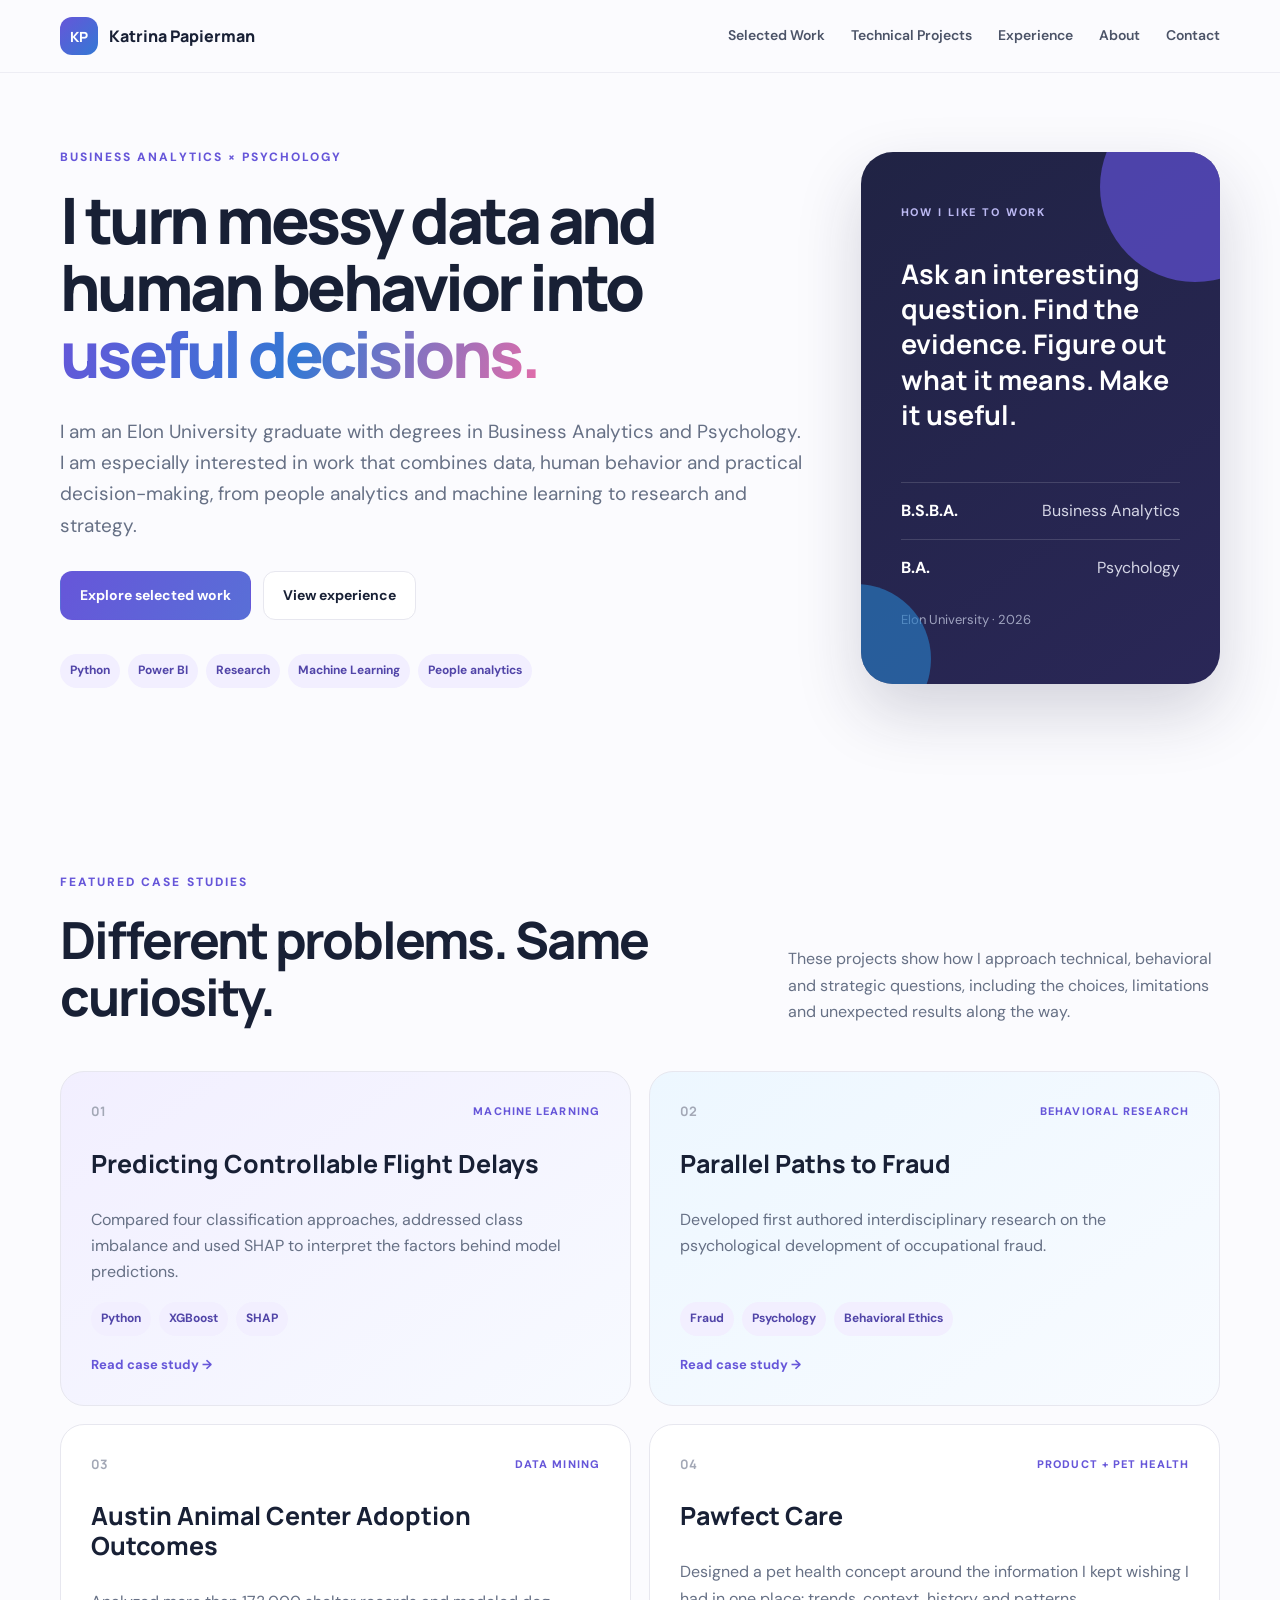
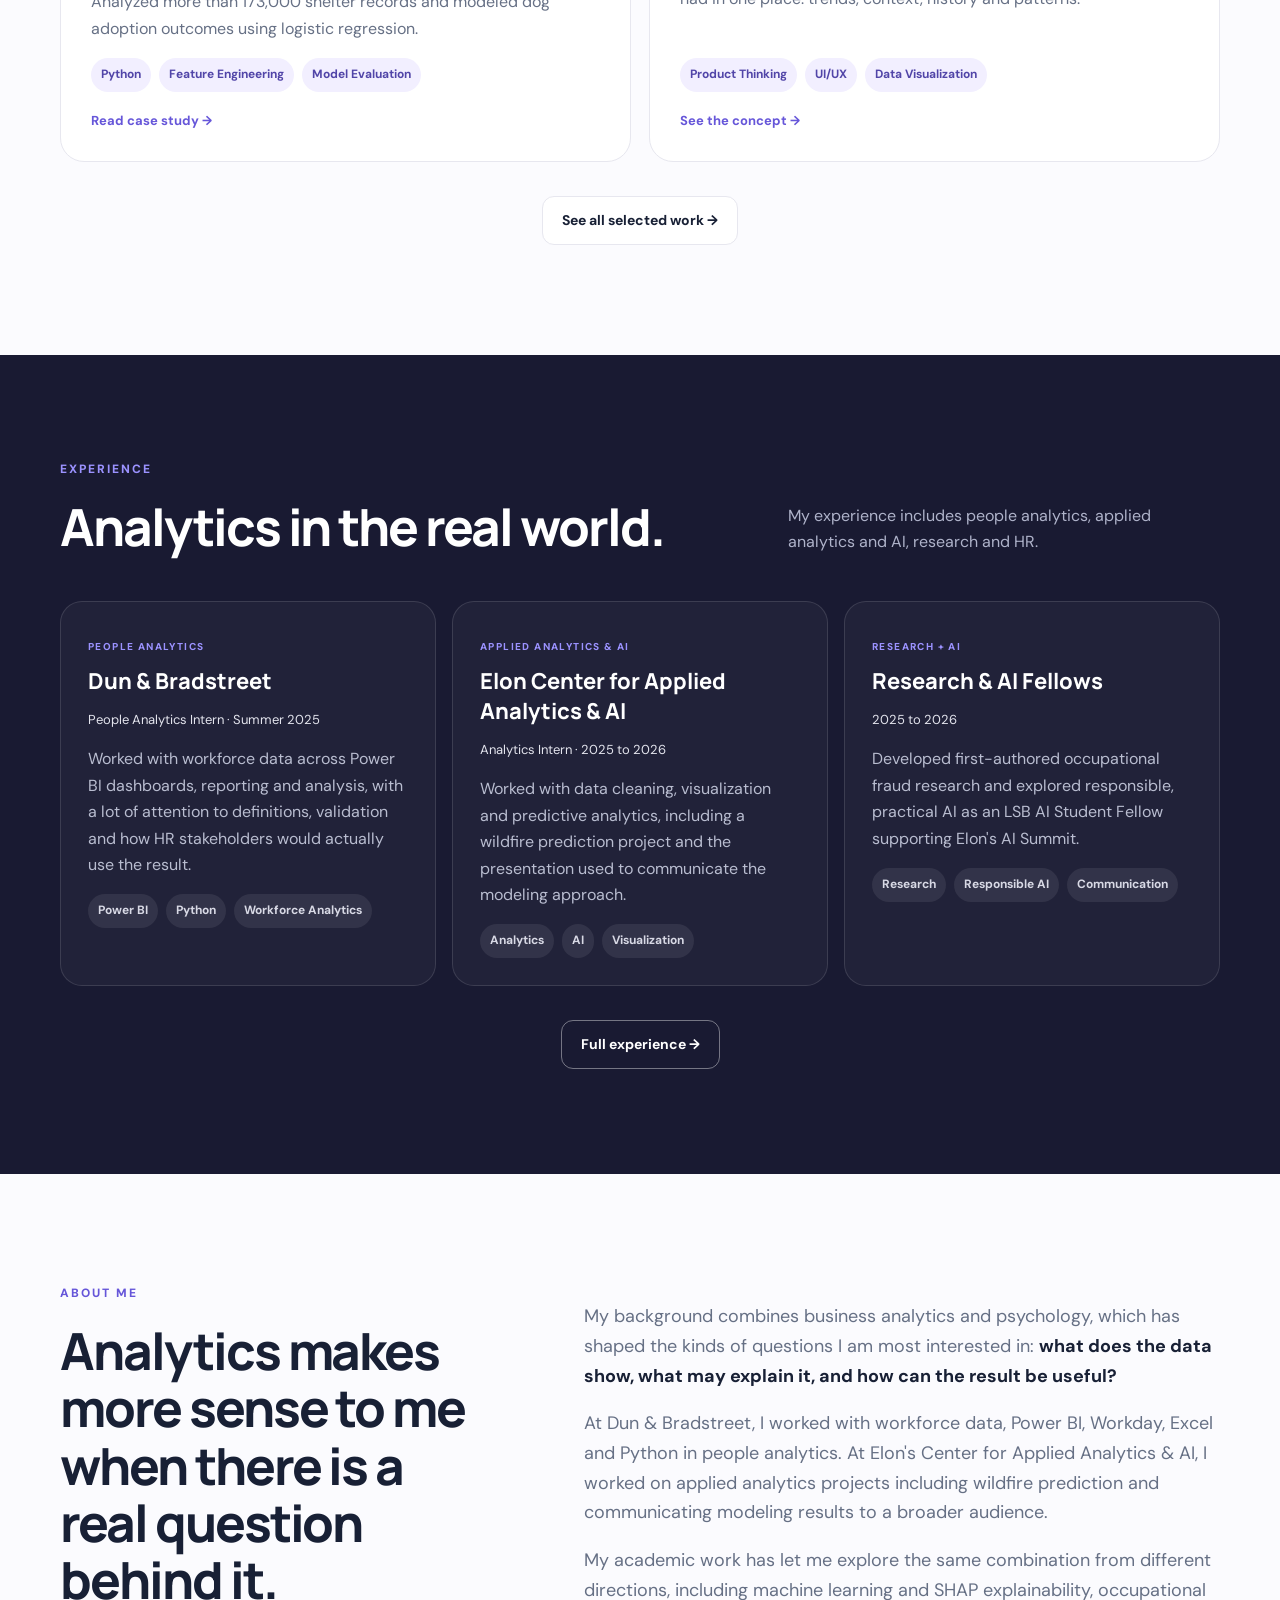
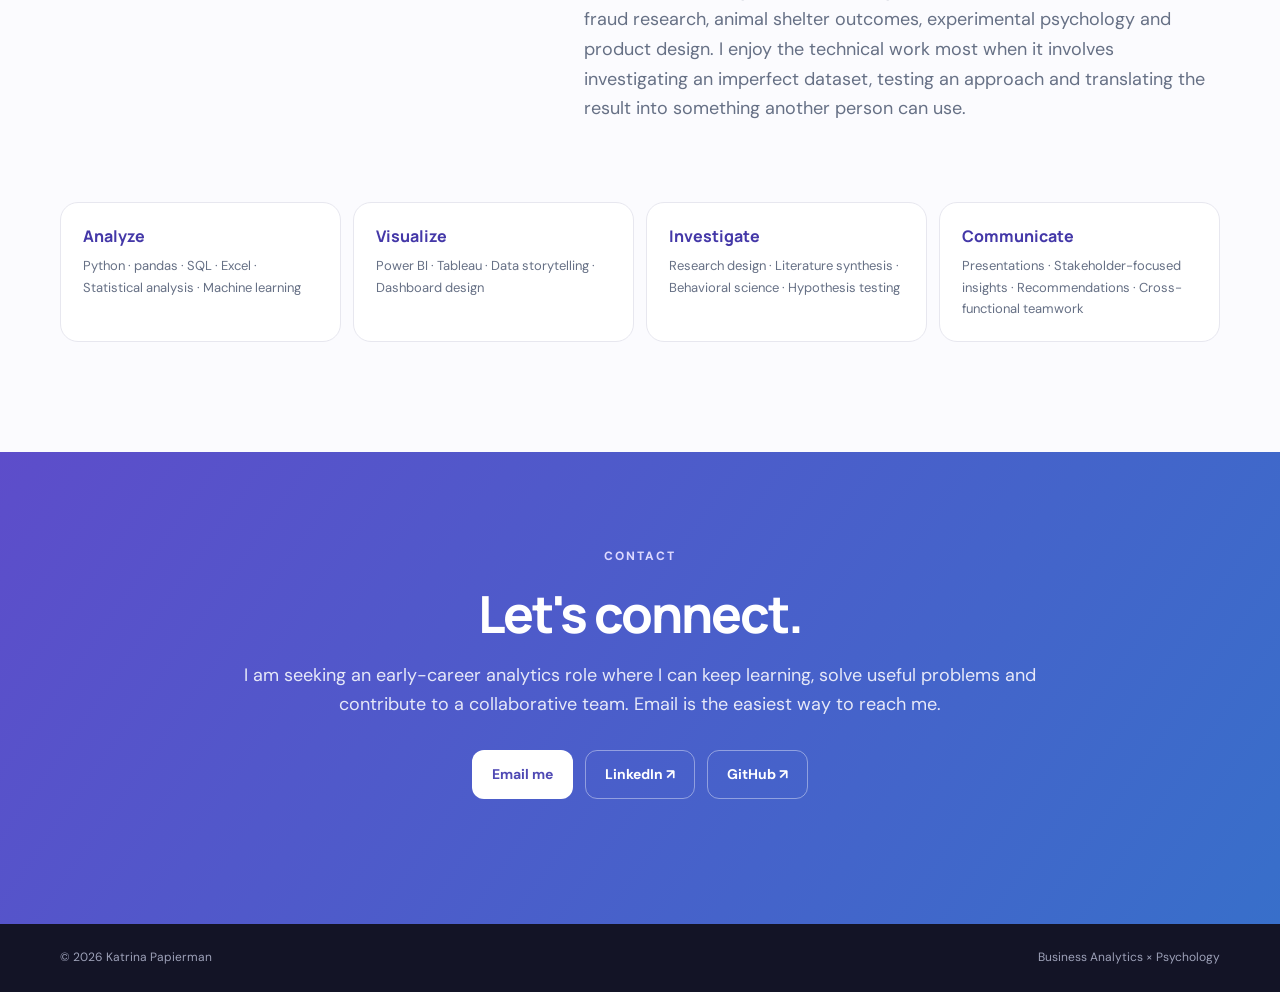
<file: index.html>
<!doctype html><html lang="en"><head><meta charset="utf-8"><meta name="viewport" content="width=device-width,initial-scale=1"><meta name="description" content="Katrina Papierman's portfolio in business analytics, psychology, people analytics, AI, research and strategy."><title>Katrina Papierman | Business Analytics + Psychology</title><link rel="preconnect" href="https://fonts.googleapis.com"><link rel="preconnect" href="https://fonts.gstatic.com" crossorigin><link href="https://fonts.googleapis.com/css2?family=DM+Sans:wght@400;500;600;700&family=Manrope:wght@500;600;700;800&display=swap" rel="stylesheet"><link rel="stylesheet" href="styles.css"><style>html,body{max-width:100%;overflow-x:hidden}.hero>*{min-width:0}@media(min-width:901px){.hero{grid-template-columns:minmax(0,1.35fr) minmax(300px,.65fr);gap:54px}.hero-card{min-height:390px}.hero h1{font-size:clamp(46px,5vw,68px)}}</style></head><body><header class="nav-wrap"><nav class="nav container"><a class="brand name-brand" href="#top"><span class="brand-mark">KP</span><span class="brand-name">Katrina Papierman</span></a><div class="nav-links"><a href="work.html">Selected Work</a><a href="projects.html">Technical Projects</a><a href="experience.html">Experience</a><a href="#about">About</a><a href="#contact">Contact</a></div></nav></header><main id="top"><section class="hero container"><div class="hero-copy"><p class="eyebrow">BUSINESS ANALYTICS <span>×</span> PSYCHOLOGY</p><h1>I turn messy data and human behavior into <em>useful decisions.</em></h1><p class="hero-text">I am an Elon University graduate with degrees in Business Analytics and Psychology. I am especially interested in work that combines data, human behavior and practical decision-making, from people analytics and machine learning to research and strategy.</p><div class="hero-actions"><a class="button primary" href="work.html">Explore selected work</a><a class="button ghost" href="experience.html">View experience</a></div><div class="quick-facts"><span>Python</span><span>Power BI</span><span>Research</span><span>Machine Learning</span><span>People analytics</span></div></div><aside class="hero-card"><div class="orb orb-one"></div><div class="orb orb-two"></div><p class="card-kicker">HOW I LIKE TO WORK</p><p class="card-quote">Ask an interesting question. Find the evidence. Figure out what it means. Make it useful.</p><div class="degree"><strong>B.S.B.A.</strong><span>Business Analytics</span></div><div class="degree"><strong>B.A.</strong><span>Psychology</span></div><p class="school">Elon University · 2026</p></aside></section><section class="section container" id="work"><div class="section-heading"><div><p class="eyebrow">FEATURED CASE STUDIES</p><h2>Different problems. Same curiosity.</h2></div><p>These projects show how I approach technical, behavioral and strategic questions, including the choices, limitations and unexpected results along the way.</p></div><div class="project-grid"><a class="project featured card-link" href="work.html#flight"><div class="project-top"><span class="project-no">01</span><span class="tag">Machine Learning</span></div><h3>Predicting Controllable Flight Delays</h3><p>Compared four classification approaches, addressed class imbalance and used SHAP to interpret the factors behind model predictions.</p><div class="chips"><span>Python</span><span>XGBoost</span><span>SHAP</span></div><span class="read-more">Read case study →</span></a><a class="project research card-link" href="work.html#fraud"><div class="project-top"><span class="project-no">02</span><span class="tag">Behavioral Research</span></div><h3>Parallel Paths to Fraud</h3><p>Developed first authored interdisciplinary research on the psychological development of occupational fraud.</p><div class="chips"><span>Fraud</span><span>Psychology</span><span>Behavioral Ethics</span></div><span class="read-more">Read case study →</span></a><a class="project card-link" href="work.html#animals"><div class="project-top"><span class="project-no">03</span><span class="tag">Data Mining</span></div><h3>Austin Animal Center Adoption Outcomes</h3><p>Analyzed more than 173,000 shelter records and modeled dog adoption outcomes using logistic regression.</p><div class="chips"><span>Python</span><span>Feature Engineering</span><span>Model Evaluation</span></div><span class="read-more">Read case study →</span></a><a class="project card-link" href="work.html#pawfect"><div class="project-top"><span class="project-no">04</span><span class="tag">Product + Pet Health</span></div><h3>Pawfect Care</h3><p>Designed a pet health concept around the information I kept wishing I had in one place: trends, context, history and patterns.</p><div class="chips"><span>Product Thinking</span><span>UI/UX</span><span>Data Visualization</span></div><span class="read-more">See the concept →</span></a></div><div class="center-action"><a class="button ghost" href="work.html">See all selected work →</a></div></section><section class="experience-band" id="experience"><div class="container"><div class="section-heading light"><div><p class="eyebrow">EXPERIENCE</p><h2>Analytics in the real world.</h2></div><p>My experience includes people analytics, applied analytics and AI, research and HR.</p></div><div class="experience-grid"><article><p class="role-type">PEOPLE ANALYTICS</p><h3>Dun &amp; Bradstreet</h3><p class="role">People Analytics Intern · Summer 2025</p><p>Worked with workforce data across Power BI dashboards, reporting and analysis, with a lot of attention to definitions, validation and how HR stakeholders would actually use the result.</p><div class="chips dark"><span>Power BI</span><span>Python</span><span>Workforce Analytics</span></div></article><article><p class="role-type">APPLIED ANALYTICS &amp; AI</p><h3>Elon Center for Applied Analytics &amp; AI</h3><p class="role">Analytics Intern · 2025 to 2026</p><p>Worked with data cleaning, visualization and predictive analytics, including a wildfire prediction project and the presentation used to communicate the modeling approach.</p><div class="chips dark"><span>Analytics</span><span>AI</span><span>Visualization</span></div></article><article><p class="role-type">RESEARCH + AI</p><h3>Research &amp; AI Fellows</h3><p class="role">2025 to 2026</p><p>Developed first-authored occupational fraud research and explored responsible, practical AI as an LSB AI Student Fellow supporting Elon's AI Summit.</p><div class="chips dark"><span>Research</span><span>Responsible AI</span><span>Communication</span></div></article></div><div class="center-action"><a class="button light-button" href="experience.html">Full experience →</a></div></div></section><section class="section container" id="about"><div class="about-grid"><div><p class="eyebrow">ABOUT ME</p><h2>Analytics makes more sense to me when there is a real question behind it.</h2></div><div class="about-copy"><p>My background combines business analytics and psychology, which has shaped the kinds of questions I am most interested in: <strong>what does the data show, what may explain it, and how can the result be useful?</strong></p><p>At Dun &amp; Bradstreet, I worked with workforce data, Power BI, Workday, Excel and Python in people analytics. At Elon's Center for Applied Analytics &amp; AI, I worked on applied analytics projects including wildfire prediction and communicating modeling results to a broader audience.</p><p>My academic work has let me explore the same combination from different directions, including machine learning and SHAP explainability, occupational fraud research, animal shelter outcomes, experimental psychology and product design. I enjoy the technical work most when it involves investigating an imperfect dataset, testing an approach and translating the result into something another person can use.</p></div></div><div class="skills"><div><h4>Analyze</h4><p>Python · pandas · SQL · Excel · Statistical analysis · Machine learning</p></div><div><h4>Visualize</h4><p>Power BI · Tableau · Data storytelling · Dashboard design</p></div><div><h4>Investigate</h4><p>Research design · Literature synthesis · Behavioral science · Hypothesis testing</p></div><div><h4>Communicate</h4><p>Presentations · Stakeholder-focused insights · Recommendations · Cross-functional teamwork</p></div></div></section><section class="contact" id="contact"><div class="container contact-inner"><p class="eyebrow">CONTACT</p><h2>Let's connect.</h2><p>I am seeking an early-career analytics role where I can keep learning, solve useful problems and contribute to a collaborative team. Email is the easiest way to reach me.</p><div class="hero-actions"><a class="button primary" href="mailto:kpapierman@gmail.com">Email me</a><a class="button ghost light-button" href="https://www.linkedin.com/in/Katrina-Papierman" target="_blank" rel="noreferrer">LinkedIn ↗</a><a class="button ghost light-button" href="https://github.com/kpapierman" target="_blank" rel="noreferrer">GitHub ↗</a></div></div></section></main><footer><div class="container"><span>© 2026 Katrina Papierman</span><span>Business Analytics × Psychology</span></div></footer></body></html>
</file>
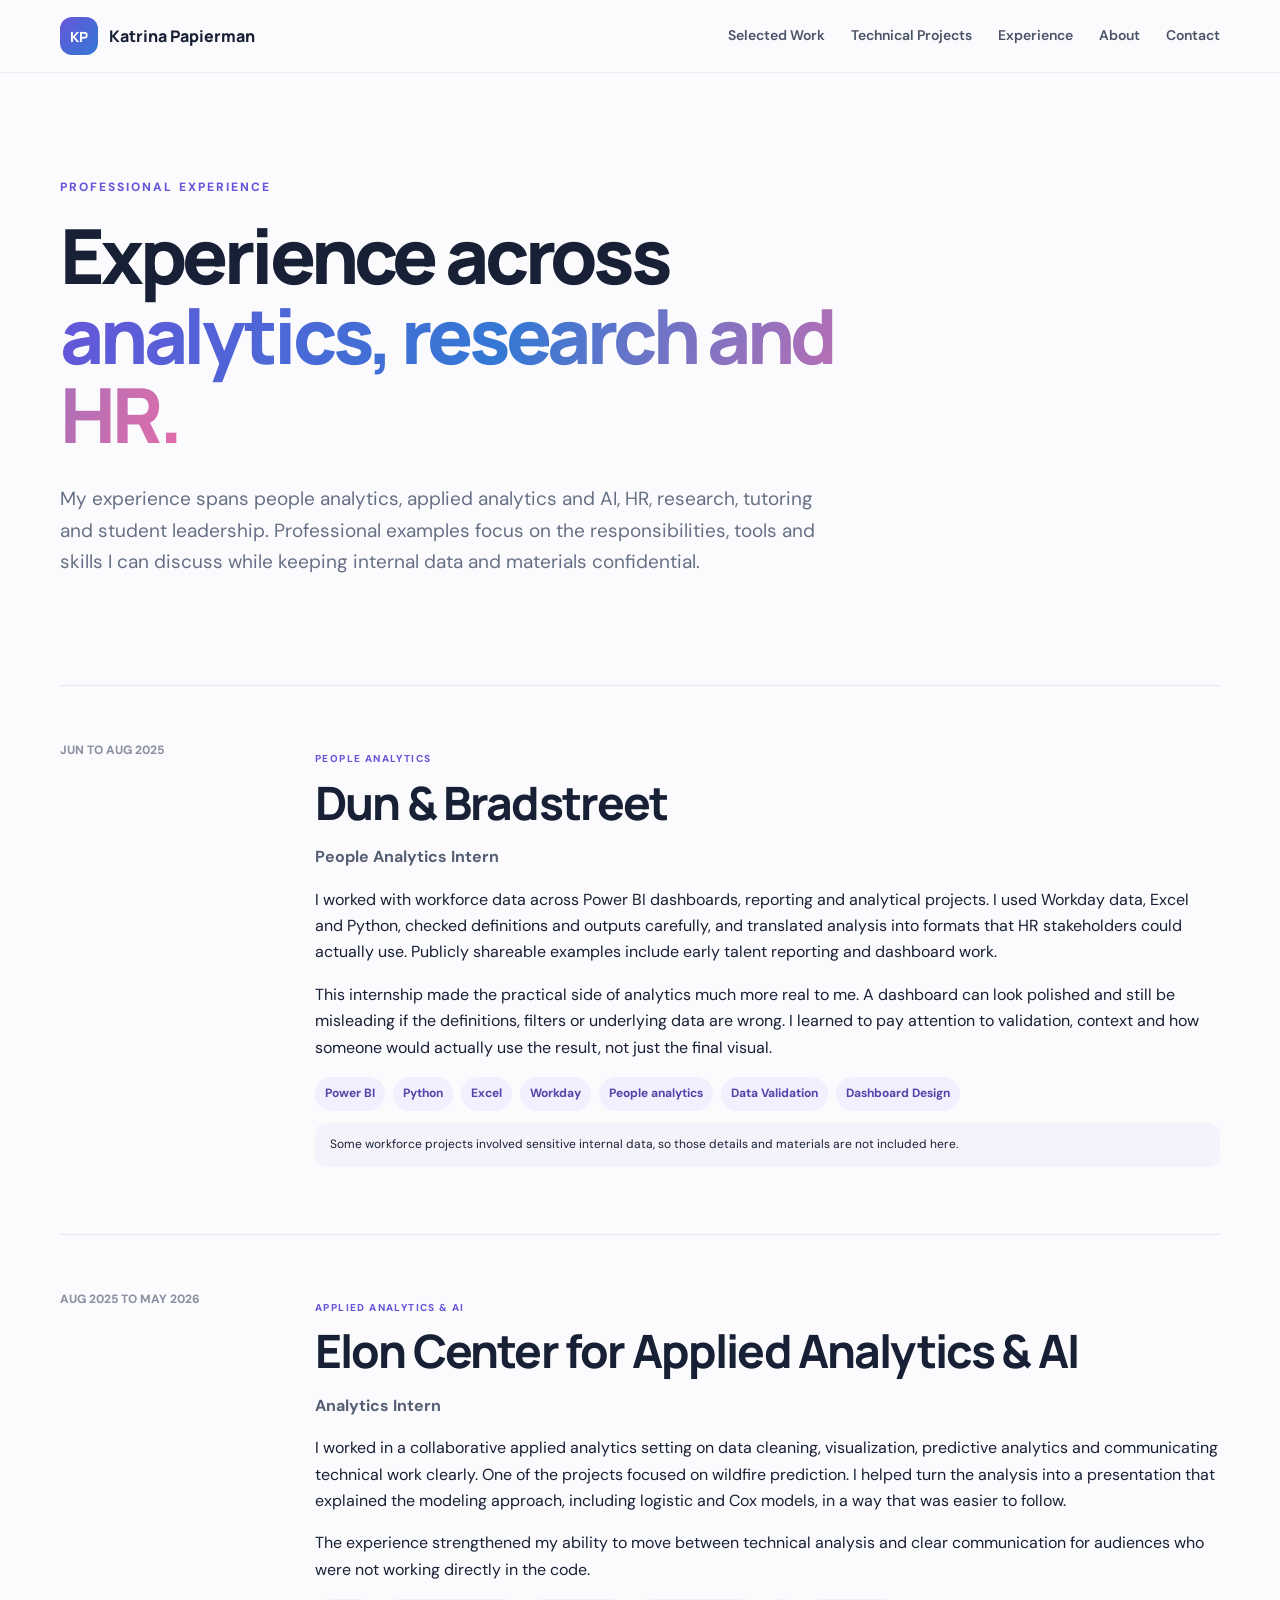
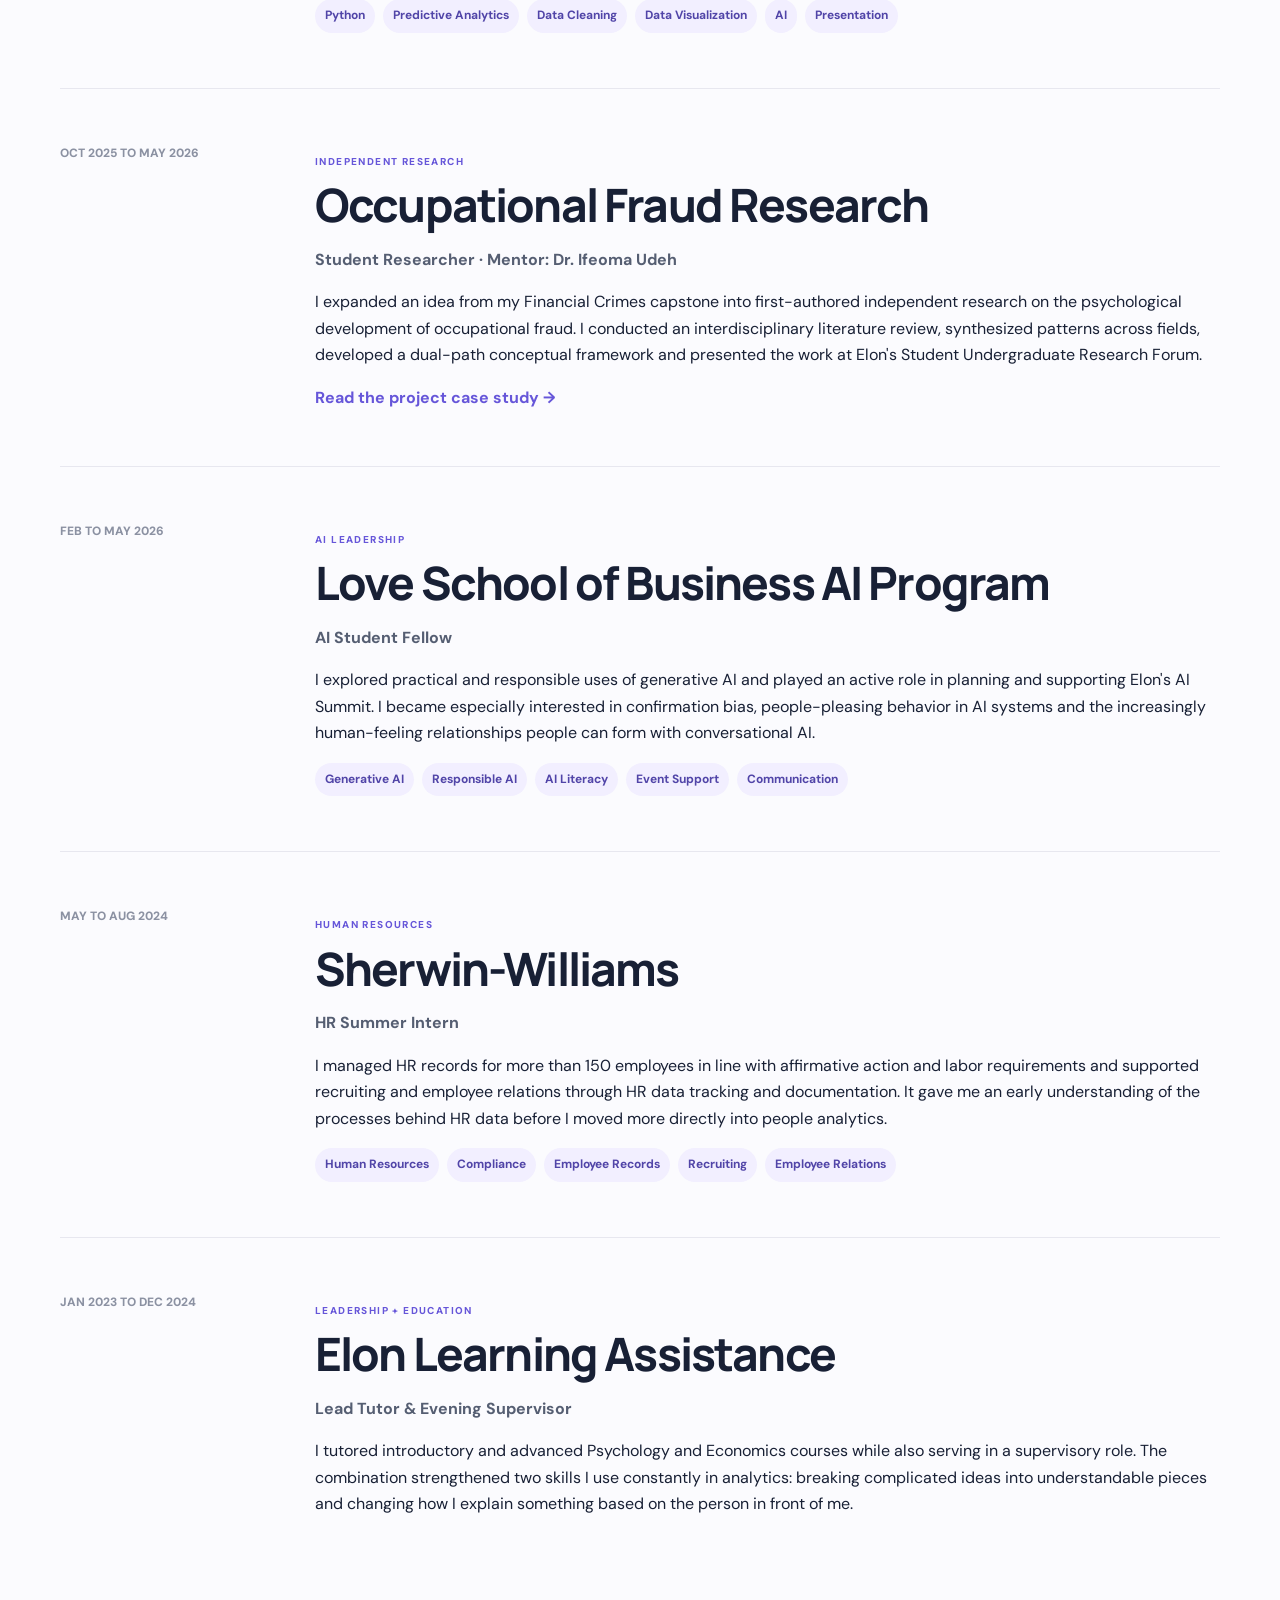
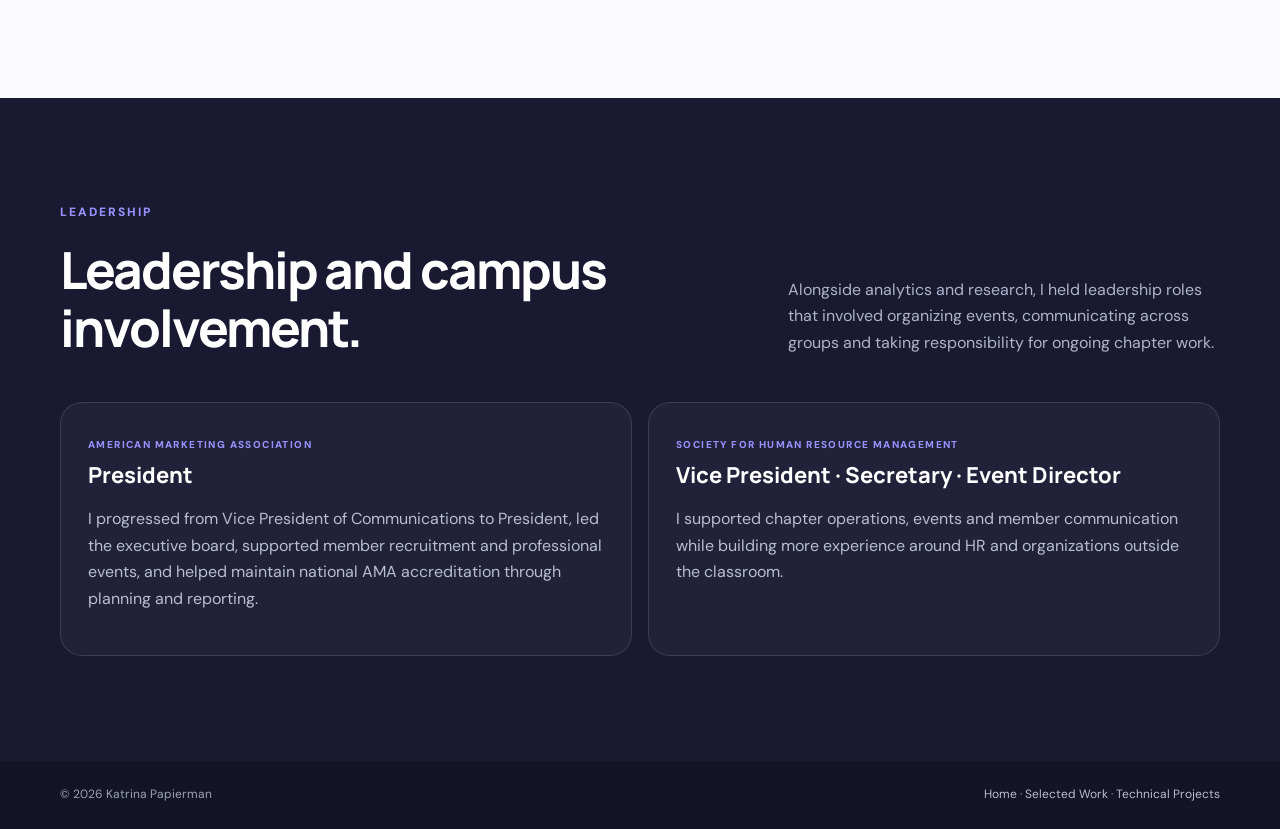
<file: experience.html>
<!doctype html><html lang="en"><head><meta charset="utf-8"><meta name="viewport" content="width=device-width,initial-scale=1"><meta name="description" content="Professional experience and leadership by Katrina Papierman."><title>Experience | Katrina Papierman</title><link rel="preconnect" href="https://fonts.googleapis.com"><link rel="preconnect" href="https://fonts.gstatic.com" crossorigin><link href="https://fonts.googleapis.com/css2?family=DM+Sans:wght@400;500;600;700&family=Manrope:wght@500;600;700;800&display=swap" rel="stylesheet"><link rel="stylesheet" href="styles.css"><style>html,body{max-width:100%;overflow-x:hidden}.timeline-item>*{min-width:0}</style></head><body><header class="nav-wrap"><nav class="nav container"><a class="brand name-brand" href="index.html"><span class="brand-mark">KP</span><span class="brand-name">Katrina Papierman</span></a><div class="nav-links"><a href="work.html">Selected Work</a><a href="projects.html">Technical Projects</a><a href="experience.html">Experience</a><a href="index.html#about">About</a><a href="index.html#contact">Contact</a></div></nav></header><main><section class="page-hero container"><p class="eyebrow">PROFESSIONAL EXPERIENCE</p><h1>Experience across <em>analytics, research and HR.</em></h1><p>My experience spans people analytics, applied analytics and AI, HR, research, tutoring and student leadership. Professional examples focus on the responsibilities, tools and skills I can discuss while keeping internal data and materials confidential.</p></section><section class="timeline container"><article class="timeline-item"><div class="timeline-date">JUN TO AUG 2025</div><div><p class="role-type purple">PEOPLE ANALYTICS</p><h2>Dun &amp; Bradstreet</h2><p class="role-dark">People Analytics Intern</p><p>I worked with workforce data across Power BI dashboards, reporting and analytical projects. I used Workday data, Excel and Python, checked definitions and outputs carefully, and translated analysis into formats that HR stakeholders could actually use. Publicly shareable examples include early talent reporting and dashboard work.</p><p>This internship made the practical side of analytics much more real to me. A dashboard can look polished and still be misleading if the definitions, filters or underlying data are wrong. I learned to pay attention to validation, context and how someone would actually use the result, not just the final visual.</p><div class="chips"><span>Power BI</span><span>Python</span><span>Excel</span><span>Workday</span><span>People analytics</span><span>Data Validation</span><span>Dashboard Design</span></div><p class="confidential">Some workforce projects involved sensitive internal data, so those details and materials are not included here.</p></div></article><article class="timeline-item"><div class="timeline-date">AUG 2025 TO MAY 2026</div><div><p class="role-type purple">APPLIED ANALYTICS &amp; AI</p><h2>Elon Center for Applied Analytics &amp; AI</h2><p class="role-dark">Analytics Intern</p><p>I worked in a collaborative applied analytics setting on data cleaning, visualization, predictive analytics and communicating technical work clearly. One of the projects focused on wildfire prediction. I helped turn the analysis into a presentation that explained the modeling approach, including logistic and Cox models, in a way that was easier to follow.</p><p>The experience strengthened my ability to move between technical analysis and clear communication for audiences who were not working directly in the code.</p><div class="chips"><span>Python</span><span>Predictive Analytics</span><span>Data Cleaning</span><span>Data Visualization</span><span>AI</span><span>Presentation</span></div></div></article><article class="timeline-item"><div class="timeline-date">OCT 2025 TO MAY 2026</div><div><p class="role-type purple">INDEPENDENT RESEARCH</p><h2>Occupational Fraud Research</h2><p class="role-dark">Student Researcher · Mentor: Dr. Ifeoma Udeh</p><p>I expanded an idea from my Financial Crimes capstone into first-authored independent research on the psychological development of occupational fraud. I conducted an interdisciplinary literature review, synthesized patterns across fields, developed a dual-path conceptual framework and presented the work at Elon's Student Undergraduate Research Forum.</p><a class="text-link" href="work.html#fraud">Read the project case study →</a></div></article><article class="timeline-item"><div class="timeline-date">FEB TO MAY 2026</div><div><p class="role-type purple">AI LEADERSHIP</p><h2>Love School of Business AI Program</h2><p class="role-dark">AI Student Fellow</p><p>I explored practical and responsible uses of generative AI and played an active role in planning and supporting Elon's AI Summit. I became especially interested in confirmation bias, people-pleasing behavior in AI systems and the increasingly human-feeling relationships people can form with conversational AI.</p><div class="chips"><span>Generative AI</span><span>Responsible AI</span><span>AI Literacy</span><span>Event Support</span><span>Communication</span></div></div></article><article class="timeline-item"><div class="timeline-date">MAY TO AUG 2024</div><div><p class="role-type purple">HUMAN RESOURCES</p><h2>Sherwin-Williams</h2><p class="role-dark">HR Summer Intern</p><p>I managed HR records for more than 150 employees in line with affirmative action and labor requirements and supported recruiting and employee relations through HR data tracking and documentation. It gave me an early understanding of the processes behind HR data before I moved more directly into people analytics.</p><div class="chips"><span>Human Resources</span><span>Compliance</span><span>Employee Records</span><span>Recruiting</span><span>Employee Relations</span></div></div></article><article class="timeline-item"><div class="timeline-date">JAN 2023 TO DEC 2024</div><div><p class="role-type purple">LEADERSHIP + EDUCATION</p><h2>Elon Learning Assistance</h2><p class="role-dark">Lead Tutor &amp; Evening Supervisor</p><p>I tutored introductory and advanced Psychology and Economics courses while also serving in a supervisory role. The combination strengthened two skills I use constantly in analytics: breaking complicated ideas into understandable pieces and changing how I explain something based on the person in front of me.</p></div></article></section><section class="additional-work"><div class="container"><div class="section-heading light"><div><p class="eyebrow">LEADERSHIP</p><h2>Leadership and campus involvement.</h2></div><p>Alongside analytics and research, I held leadership roles that involved organizing events, communicating across groups and taking responsibility for ongoing chapter work.</p></div><div class="mini-grid"><article><span>American Marketing Association</span><h3>President</h3><p>I progressed from Vice President of Communications to President, led the executive board, supported member recruitment and professional events, and helped maintain national AMA accreditation through planning and reporting.</p></article><article><span>Society for Human Resource Management</span><h3>Vice President · Secretary · Event Director</h3><p>I supported chapter operations, events and member communication while building more experience around HR and organizations outside the classroom.</p></article></div></div></section></main><footer><div class="container"><span>© 2026 Katrina Papierman</span><span><a href="index.html">Home</a> · <a href="work.html">Selected Work</a> · <a href="projects.html">Technical Projects</a></span></div></footer></body></html>
</file>
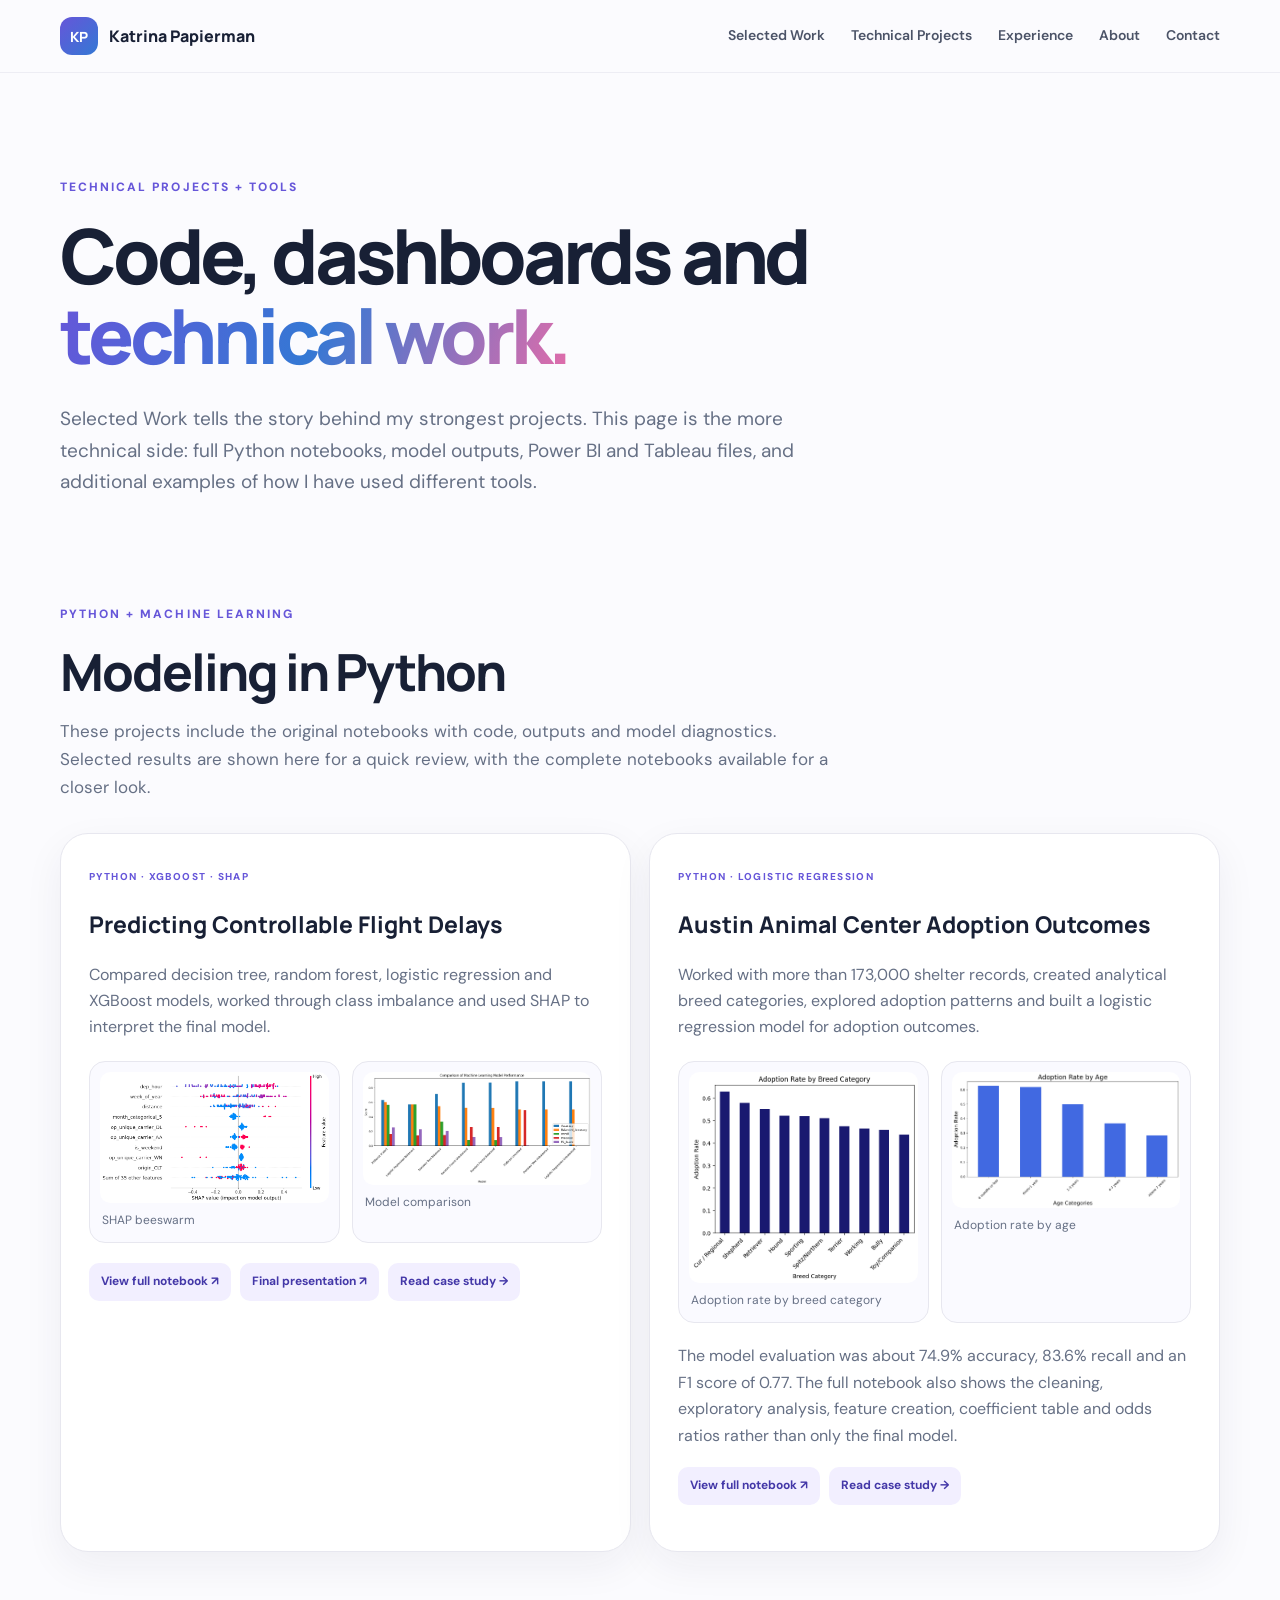
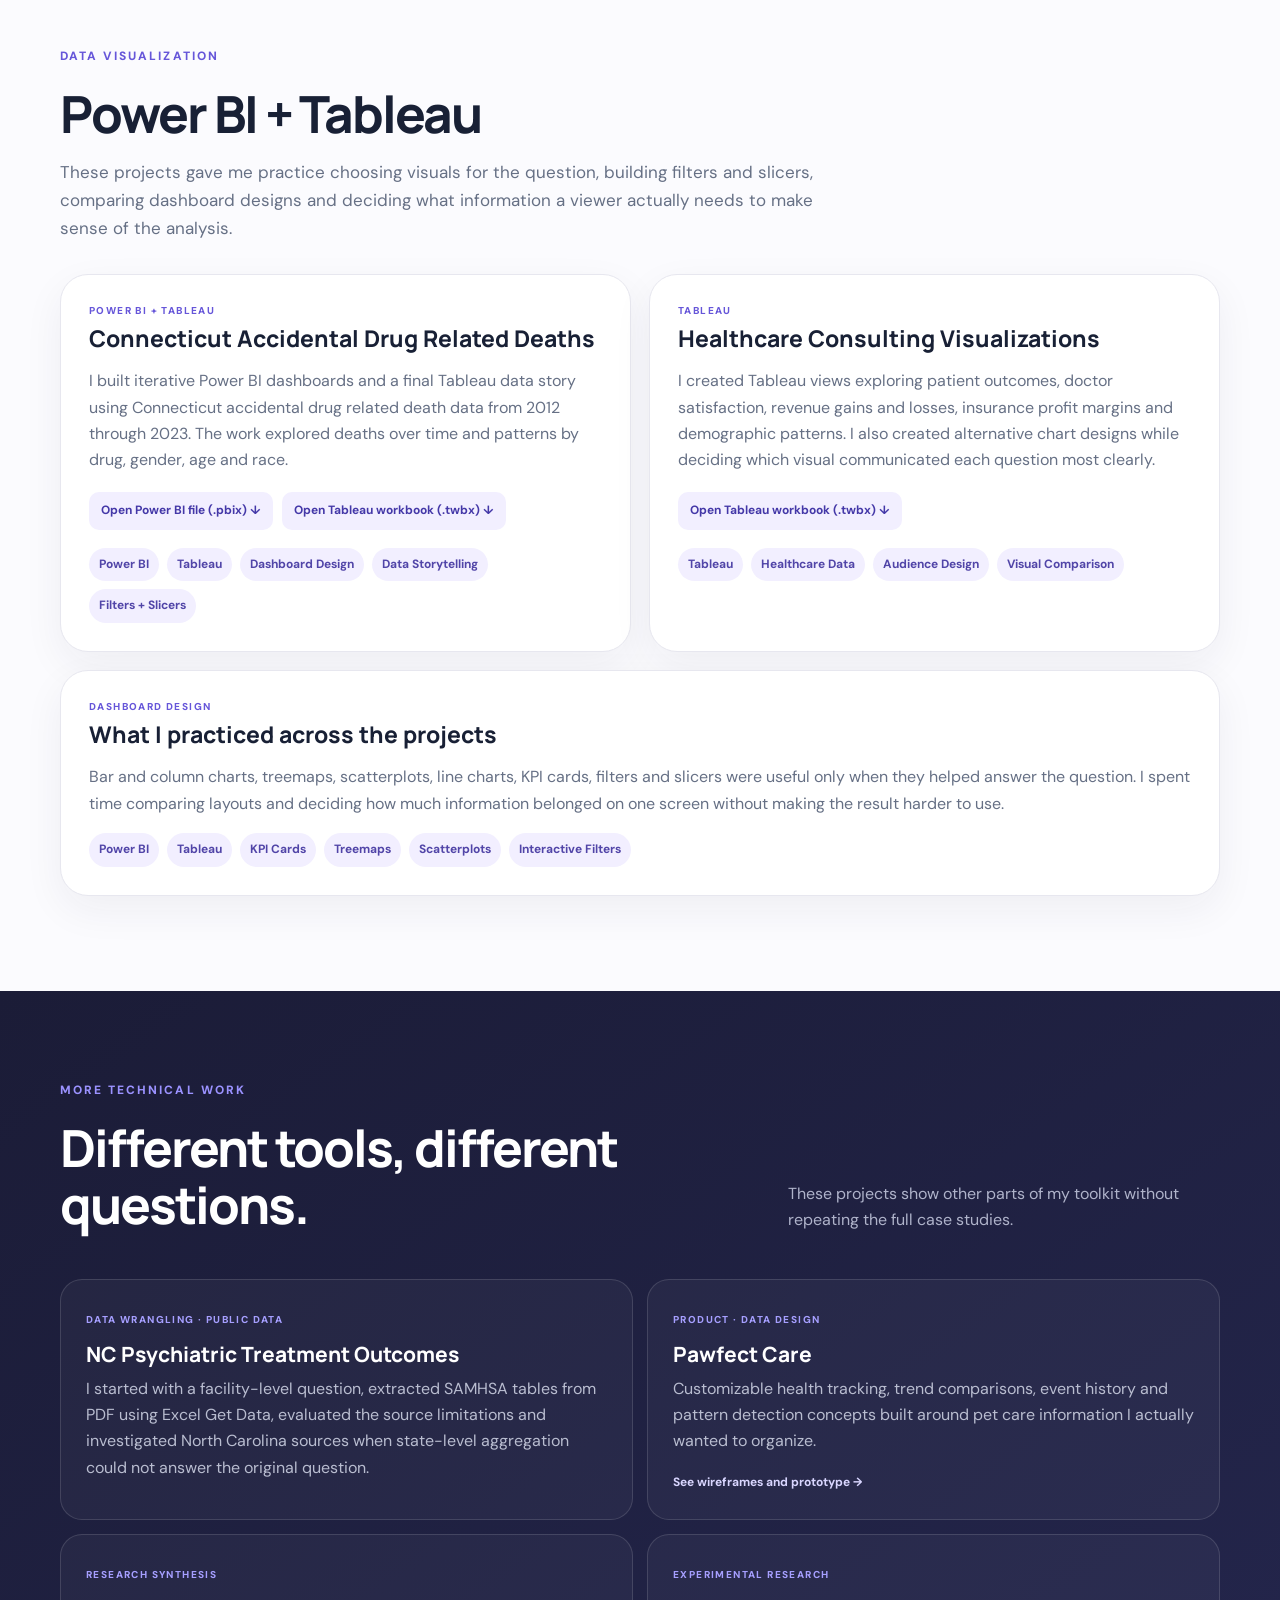
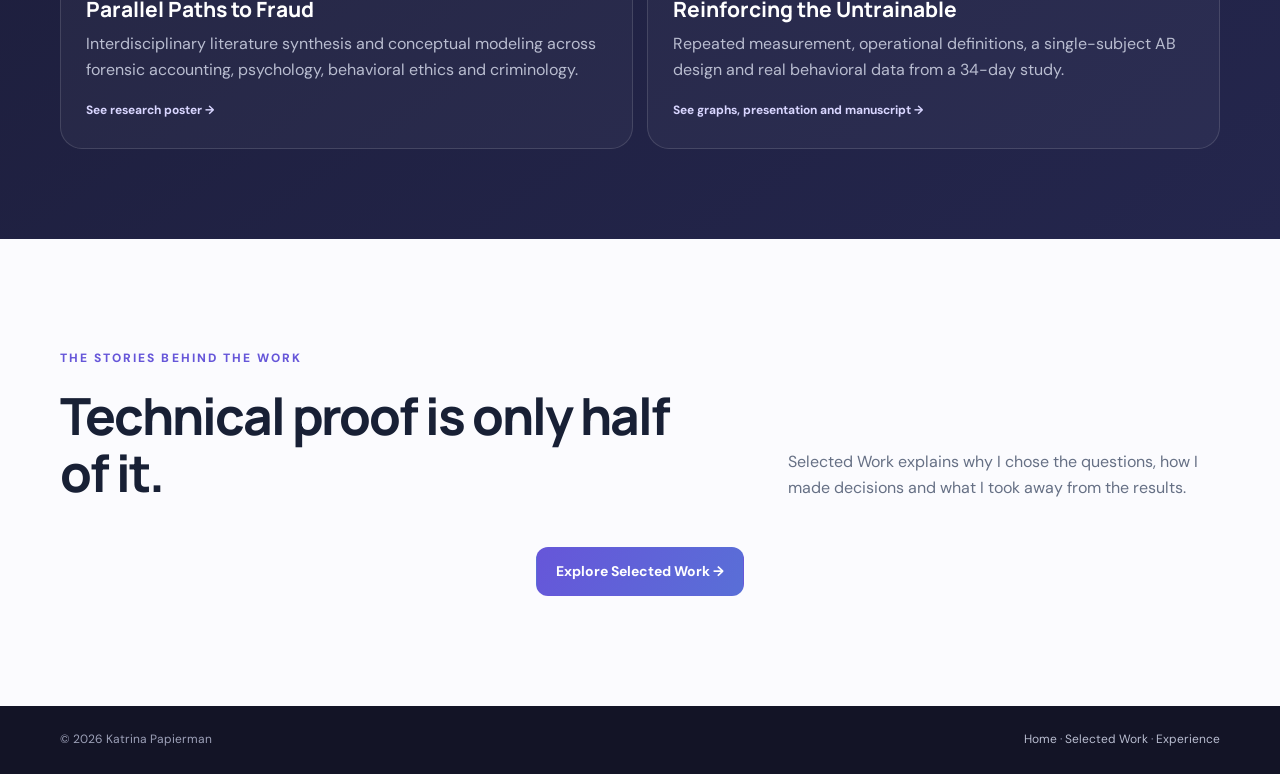
<file: projects.html>
<!doctype html><html lang="en"><head><meta charset="utf-8"><meta name="viewport" content="width=device-width,initial-scale=1"><meta name="description" content="Technical projects, dashboards, notebooks and project artifacts by Katrina Papierman."><title>Technical Projects &amp; Tools | Katrina Papierman</title><link rel="preconnect" href="https://fonts.googleapis.com"><link rel="preconnect" href="https://fonts.gstatic.com" crossorigin><link href="https://fonts.googleapis.com/css2?family=DM+Sans:wght@400;500;600;700&family=Manrope:wght@500;600;700;800&display=swap" rel="stylesheet"><link rel="stylesheet" href="styles.css"><style>html,body{max-width:100%;overflow-x:hidden}.tool-showcase{padding:0 0 95px}.tool-intro{max-width:780px;margin-bottom:32px}.tool-intro h2{font:750 clamp(34px,4vw,52px)/1.1 'Manrope';letter-spacing:-.04em;margin:0 0 15px}.tool-intro>p:last-child{color:var(--muted);font-size:17px}.dashboard-grid,.code-grid{display:grid;grid-template-columns:repeat(2,minmax(0,1fr));gap:18px}.dashboard-project,.code-card{min-width:0;border:1px solid var(--line);border-radius:28px;padding:28px;background:#fff;box-shadow:0 14px 40px rgba(32,35,68,.06)}.dashboard-project.wide{grid-column:1/-1}.dashboard-head{display:flex;flex-direction:column;gap:5px}.dashboard-head span,.code-card>span{font-size:10px;letter-spacing:.14em;font-weight:800;color:var(--purple)}.dashboard-head b,.code-card h3{font:750 23px/1.2 'Manrope'}.dashboard-project>p,.code-card>p{color:var(--muted)}.source-links{display:flex;flex-wrap:wrap;gap:9px;margin:18px 0}.source-links a{font-size:12px;font-weight:700;text-decoration:none;color:var(--purple-dark);background:var(--lav);padding:9px 12px;border-radius:10px}.notebook-gallery{display:grid;grid-template-columns:repeat(2,minmax(0,1fr));gap:12px;margin:20px 0}.notebook-gallery figure{margin:0;border:1px solid var(--line);border-radius:16px;padding:10px;background:#fafaff;min-width:0}.notebook-gallery img{width:100%;height:auto;display:block;border-radius:10px}.notebook-gallery figcaption{font-size:12px;color:var(--muted);padding:8px 2px 2px}.projects-band{background:linear-gradient(145deg,#1b1c37,#24264d);color:white;padding:90px 0}.proof-grid{display:grid;grid-template-columns:repeat(2,minmax(0,1fr));gap:14px}.proof-card{display:block;color:white;text-decoration:none;border:1px solid rgba(255,255,255,.13);background:rgba(255,255,255,.04);border-radius:22px;padding:25px;transition:.2s}.proof-card:hover{transform:translateY(-3px);background:rgba(255,255,255,.07)}.proof-card>span{font-size:10px;letter-spacing:.14em;font-weight:800;color:#a69fff}.proof-card h3{font:750 21px 'Manrope';margin:8px 0}.proof-card p{color:#b9bdd0;margin:0 0 13px}.proof-card b{font-size:12px;color:#d9d6ff}@media(max-width:850px){.dashboard-grid,.code-grid,.proof-grid,.notebook-gallery{grid-template-columns:1fr}.dashboard-project.wide{grid-column:auto}}</style></head><body><header class="nav-wrap"><nav class="nav container"><a class="brand name-brand" href="index.html"><span class="brand-mark">KP</span><span class="brand-name">Katrina Papierman</span></a><div class="nav-links"><a href="work.html">Selected Work</a><a href="projects.html">Technical Projects</a><a href="experience.html">Experience</a><a href="index.html#about">About</a><a href="index.html#contact">Contact</a></div></nav></header><main><section class="page-hero container"><p class="eyebrow">TECHNICAL PROJECTS + TOOLS</p><h1>Code, dashboards and <em>technical work.</em></h1><p>Selected Work tells the story behind my strongest projects. This page is the more technical side: full Python notebooks, model outputs, Power BI and Tableau files, and additional examples of how I have used different tools.</p></section>
<section class="tool-showcase container"><div class="tool-intro"><p class="eyebrow">PYTHON + MACHINE LEARNING</p><h2>Modeling in Python</h2><p>These projects include the original notebooks with code, outputs and model diagnostics. Selected results are shown here for a quick review, with the complete notebooks available for a closer look.</p></div><div class="code-grid"><article class="code-card"><span>PYTHON · XGBOOST · SHAP</span><h3>Predicting Controllable Flight Delays</h3><p>Compared decision tree, random forest, logistic regression and XGBoost models, worked through class imbalance and used SHAP to interpret the final model.</p><div class="notebook-gallery"><figure><a href="assets/flight/flight-cell-68.png" target="_blank"><img src="assets/flight/flight-cell-68.png" alt="Flight delay SHAP beeswarm plot"></a><figcaption>SHAP beeswarm</figcaption></figure><figure><a href="assets/flight/flight-cell-60.png" target="_blank"><img src="assets/flight/flight-cell-60.png" alt="Flight delay model performance comparison"></a><figcaption>Model comparison</figcaption></figure></div><div class="source-links"><a href="https://github.com/kpapierman/kpapierman.github.io/blob/main/projects/notebooks/flight-delay-project.ipynb" target="_blank" rel="noopener">View full notebook ↗</a><a href="projects/reports/flight-delays-final-presentation.pdf" target="_blank">Final presentation ↗</a><a href="work.html#flight">Read case study →</a></div></article><article class="code-card"><span>PYTHON · LOGISTIC REGRESSION</span><h3>Austin Animal Center Adoption Outcomes</h3><p>Worked with more than 173,000 shelter records, created analytical breed categories, explored adoption patterns and built a logistic regression model for adoption outcomes.</p><div class="notebook-gallery"><figure><a href="assets/austin/austin-cell-35.png" target="_blank"><img src="assets/austin/austin-cell-35.png" alt="Austin Animal Center adoption rate by breed category"></a><figcaption>Adoption rate by breed category</figcaption></figure><figure><a href="assets/austin/austin-cell-41.png" target="_blank"><img src="assets/austin/austin-cell-41.png" alt="Austin Animal Center adoption rate by age"></a><figcaption>Adoption rate by age</figcaption></figure></div><p>The model evaluation was about 74.9% accuracy, 83.6% recall and an F1 score of 0.77. The full notebook also shows the cleaning, exploratory analysis, feature creation, coefficient table and odds ratios rather than only the final model.</p><div class="source-links"><a href="https://github.com/kpapierman/kpapierman.github.io/blob/main/projects/notebooks/austin-animal-center-adoption-outcomes.ipynb" target="_blank" rel="noopener">View full notebook ↗</a><a href="work.html#animals">Read case study →</a></div></article></div></section>
<section class="tool-showcase container"><div class="tool-intro"><p class="eyebrow">DATA VISUALIZATION</p><h2>Power BI + Tableau</h2><p>These projects gave me practice choosing visuals for the question, building filters and slicers, comparing dashboard designs and deciding what information a viewer actually needs to make sense of the analysis.</p></div><div class="dashboard-grid"><article class="dashboard-project"><div class="dashboard-head"><span>POWER BI + TABLEAU</span><b>Connecticut Accidental Drug Related Deaths</b></div><p>I built iterative Power BI dashboards and a final Tableau data story using Connecticut accidental drug related death data from 2012 through 2023. The work explored deaths over time and patterns by drug, gender, age and race.</p><div class="source-links"><a href="projects/dashboards/connecticut-drug-mortality-powerbi.pbix">Open Power BI file (.pbix) ↓</a><a href="projects/dashboards/connecticut-drug-mortality-tableau.twbx">Open Tableau workbook (.twbx) ↓</a></div><div class="chips"><span>Power BI</span><span>Tableau</span><span>Dashboard Design</span><span>Data Storytelling</span><span>Filters + Slicers</span></div></article><article class="dashboard-project"><div class="dashboard-head"><span>TABLEAU</span><b>Healthcare Consulting Visualizations</b></div><p>I created Tableau views exploring patient outcomes, doctor satisfaction, revenue gains and losses, insurance profit margins and demographic patterns. I also created alternative chart designs while deciding which visual communicated each question most clearly.</p><div class="source-links"><a href="projects/dashboards/healthcare-consulting-tableau.twbx">Open Tableau workbook (.twbx) ↓</a></div><div class="chips"><span>Tableau</span><span>Healthcare Data</span><span>Audience Design</span><span>Visual Comparison</span></div></article><article class="dashboard-project wide"><div class="dashboard-head"><span>DASHBOARD DESIGN</span><b>What I practiced across the projects</b></div><p>Bar and column charts, treemaps, scatterplots, line charts, KPI cards, filters and slicers were useful only when they helped answer the question. I spent time comparing layouts and deciding how much information belonged on one screen without making the result harder to use.</p><div class="chips"><span>Power BI</span><span>Tableau</span><span>KPI Cards</span><span>Treemaps</span><span>Scatterplots</span><span>Interactive Filters</span></div></article></div></section>
<section class="projects-band"><div class="container"><div class="section-heading light"><div><p class="eyebrow">MORE TECHNICAL WORK</p><h2>Different tools, different questions.</h2></div><p>These projects show other parts of my toolkit without repeating the full case studies.</p></div><div class="proof-grid"><article class="proof-card"><span>DATA WRANGLING · PUBLIC DATA</span><h3>NC Psychiatric Treatment Outcomes</h3><p>I started with a facility-level question, extracted SAMHSA tables from PDF using Excel Get Data, evaluated the source limitations and investigated North Carolina sources when state-level aggregation could not answer the original question.</p></article><a href="work.html#pawfect" class="proof-card"><span>PRODUCT · DATA DESIGN</span><h3>Pawfect Care</h3><p>Customizable health tracking, trend comparisons, event history and pattern detection concepts built around pet care information I actually wanted to organize.</p><b>See wireframes and prototype →</b></a><a href="work.html#fraud" class="proof-card"><span>RESEARCH SYNTHESIS</span><h3>Parallel Paths to Fraud</h3><p>Interdisciplinary literature synthesis and conceptual modeling across forensic accounting, psychology, behavioral ethics and criminology.</p><b>See research poster →</b></a><a href="work.html#cat" class="proof-card"><span>EXPERIMENTAL RESEARCH</span><h3>Reinforcing the Untrainable</h3><p>Repeated measurement, operational definitions, a single-subject AB design and real behavioral data from a 34-day study.</p><b>See graphs, presentation and manuscript →</b></a></div></div></section>
<section class="section container"><div class="section-heading"><div><p class="eyebrow">THE STORIES BEHIND THE WORK</p><h2>Technical proof is only half of it.</h2></div><p>Selected Work explains why I chose the questions, how I made decisions and what I took away from the results.</p></div><div class="center-action"><a class="button primary" href="work.html">Explore Selected Work →</a></div></section></main><footer><div class="container"><span>© 2026 Katrina Papierman</span><span><a href="index.html">Home</a> · <a href="work.html">Selected Work</a> · <a href="experience.html">Experience</a></span></div></footer></body></html>
</file>
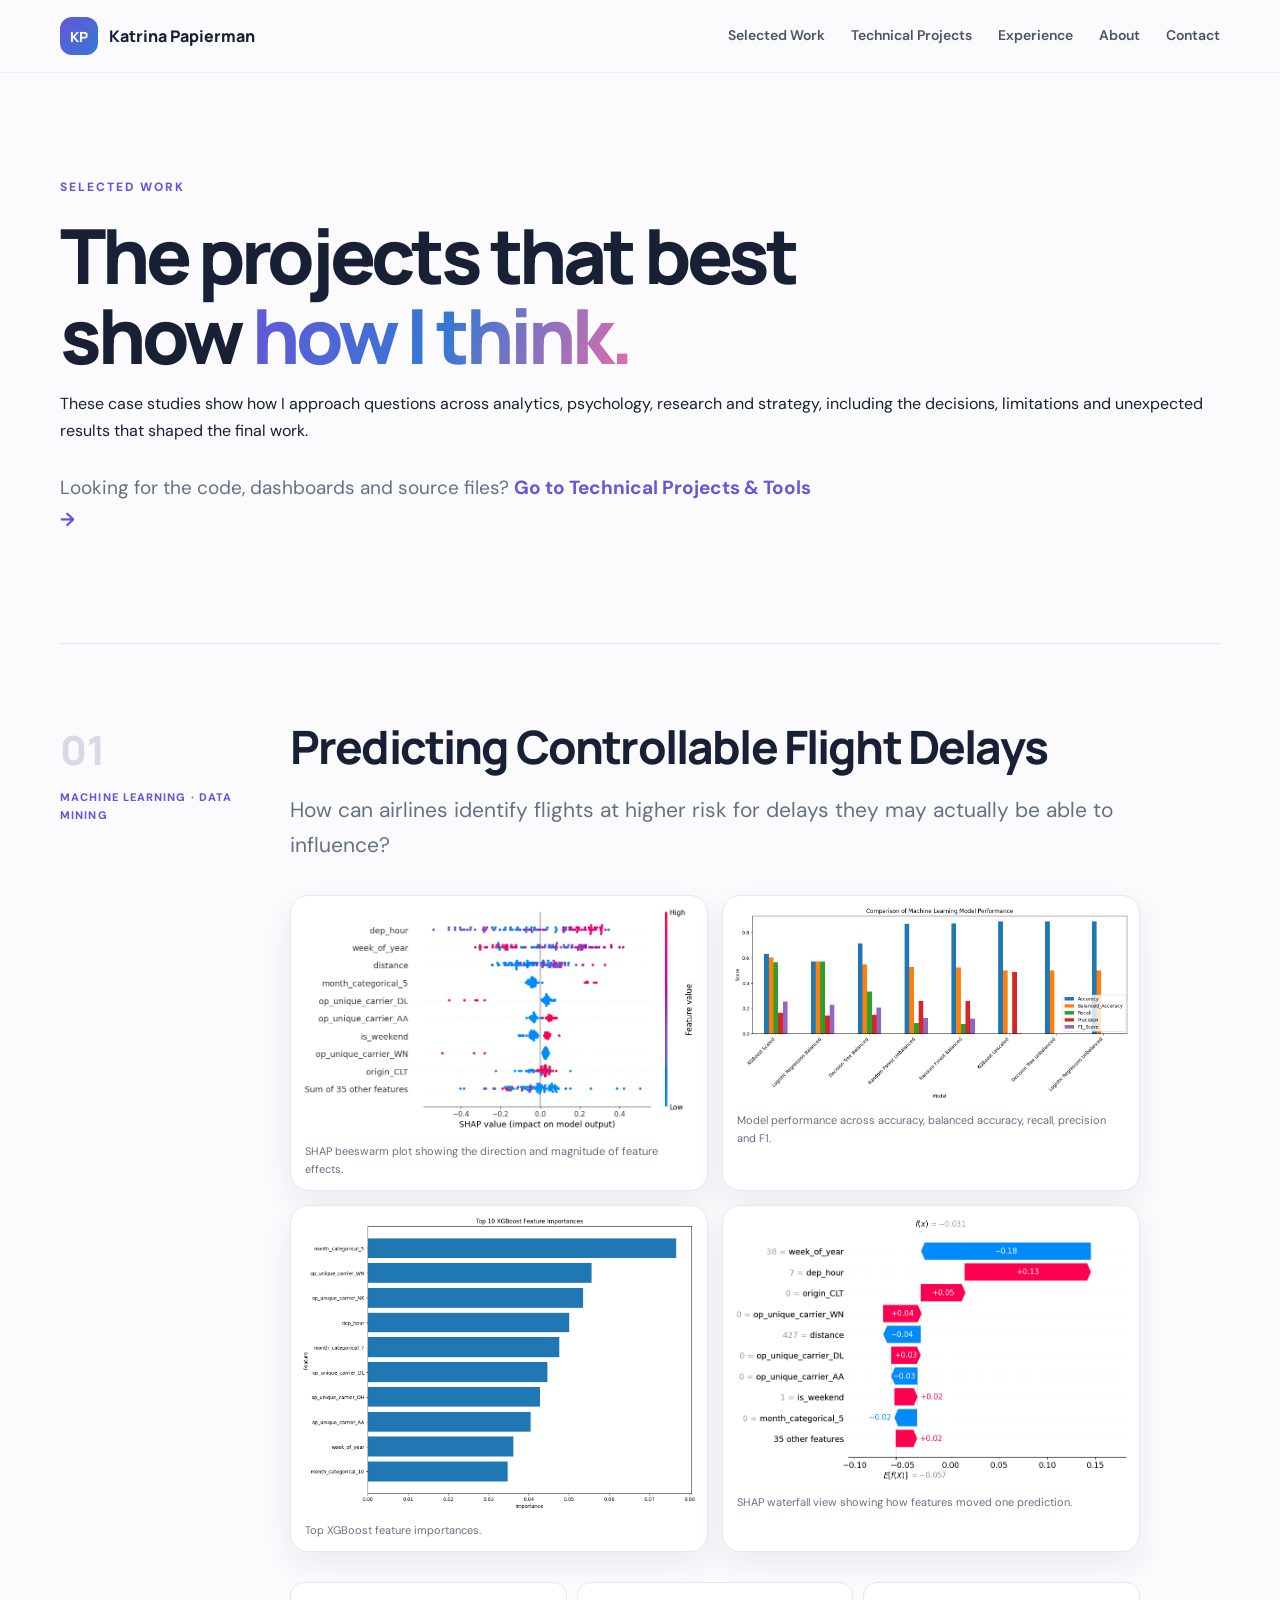
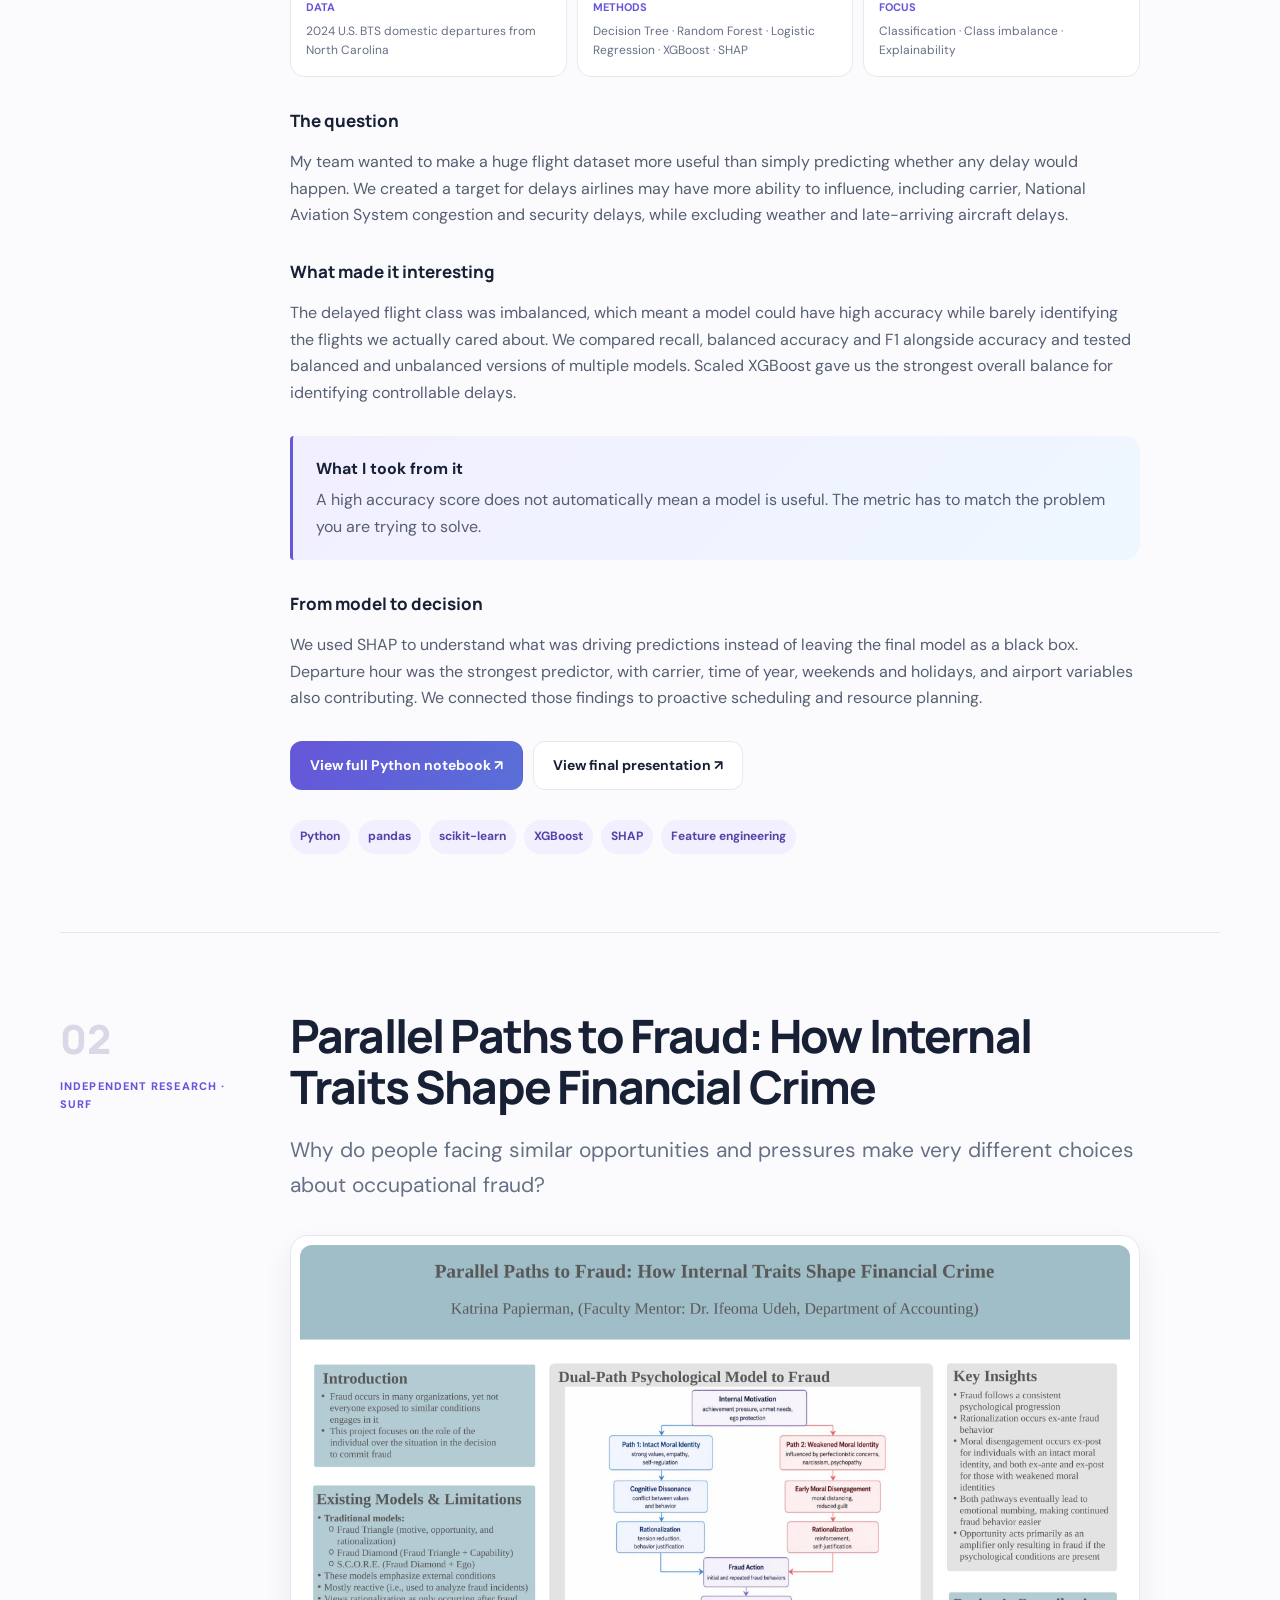
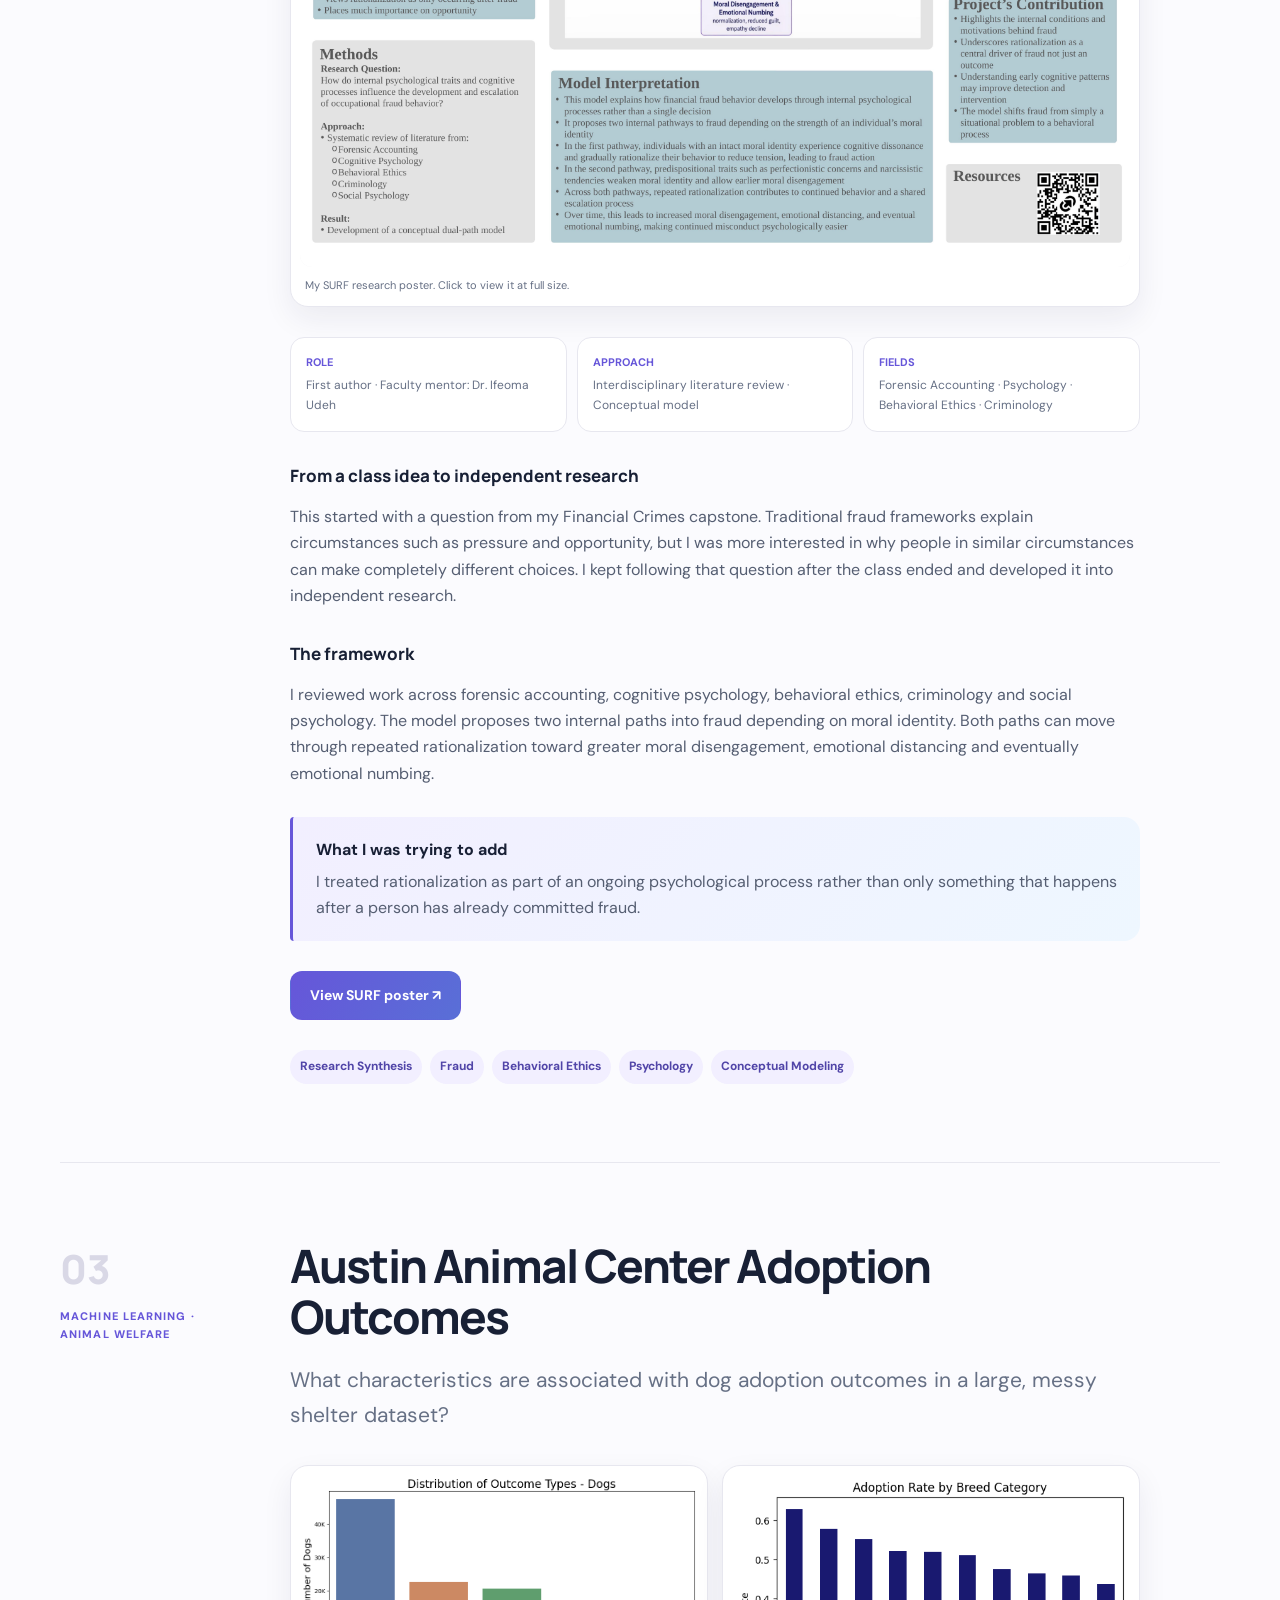
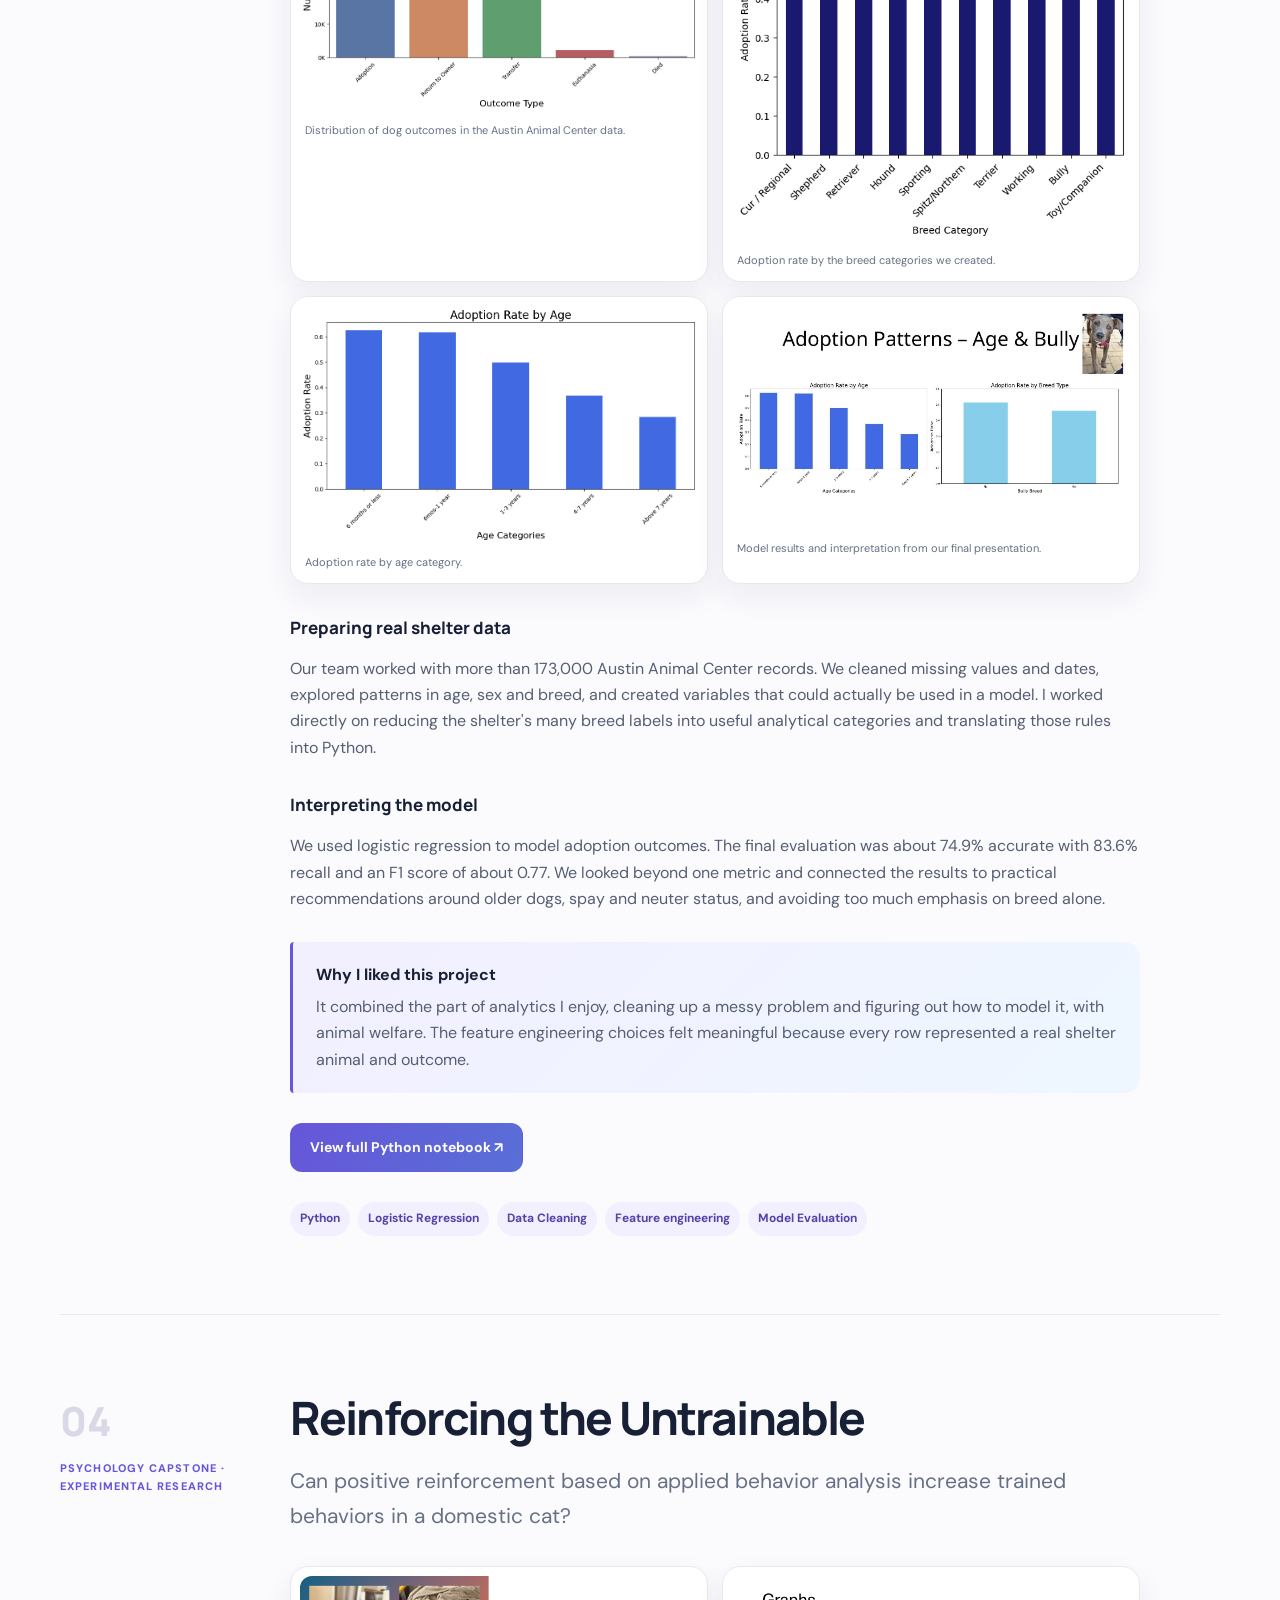
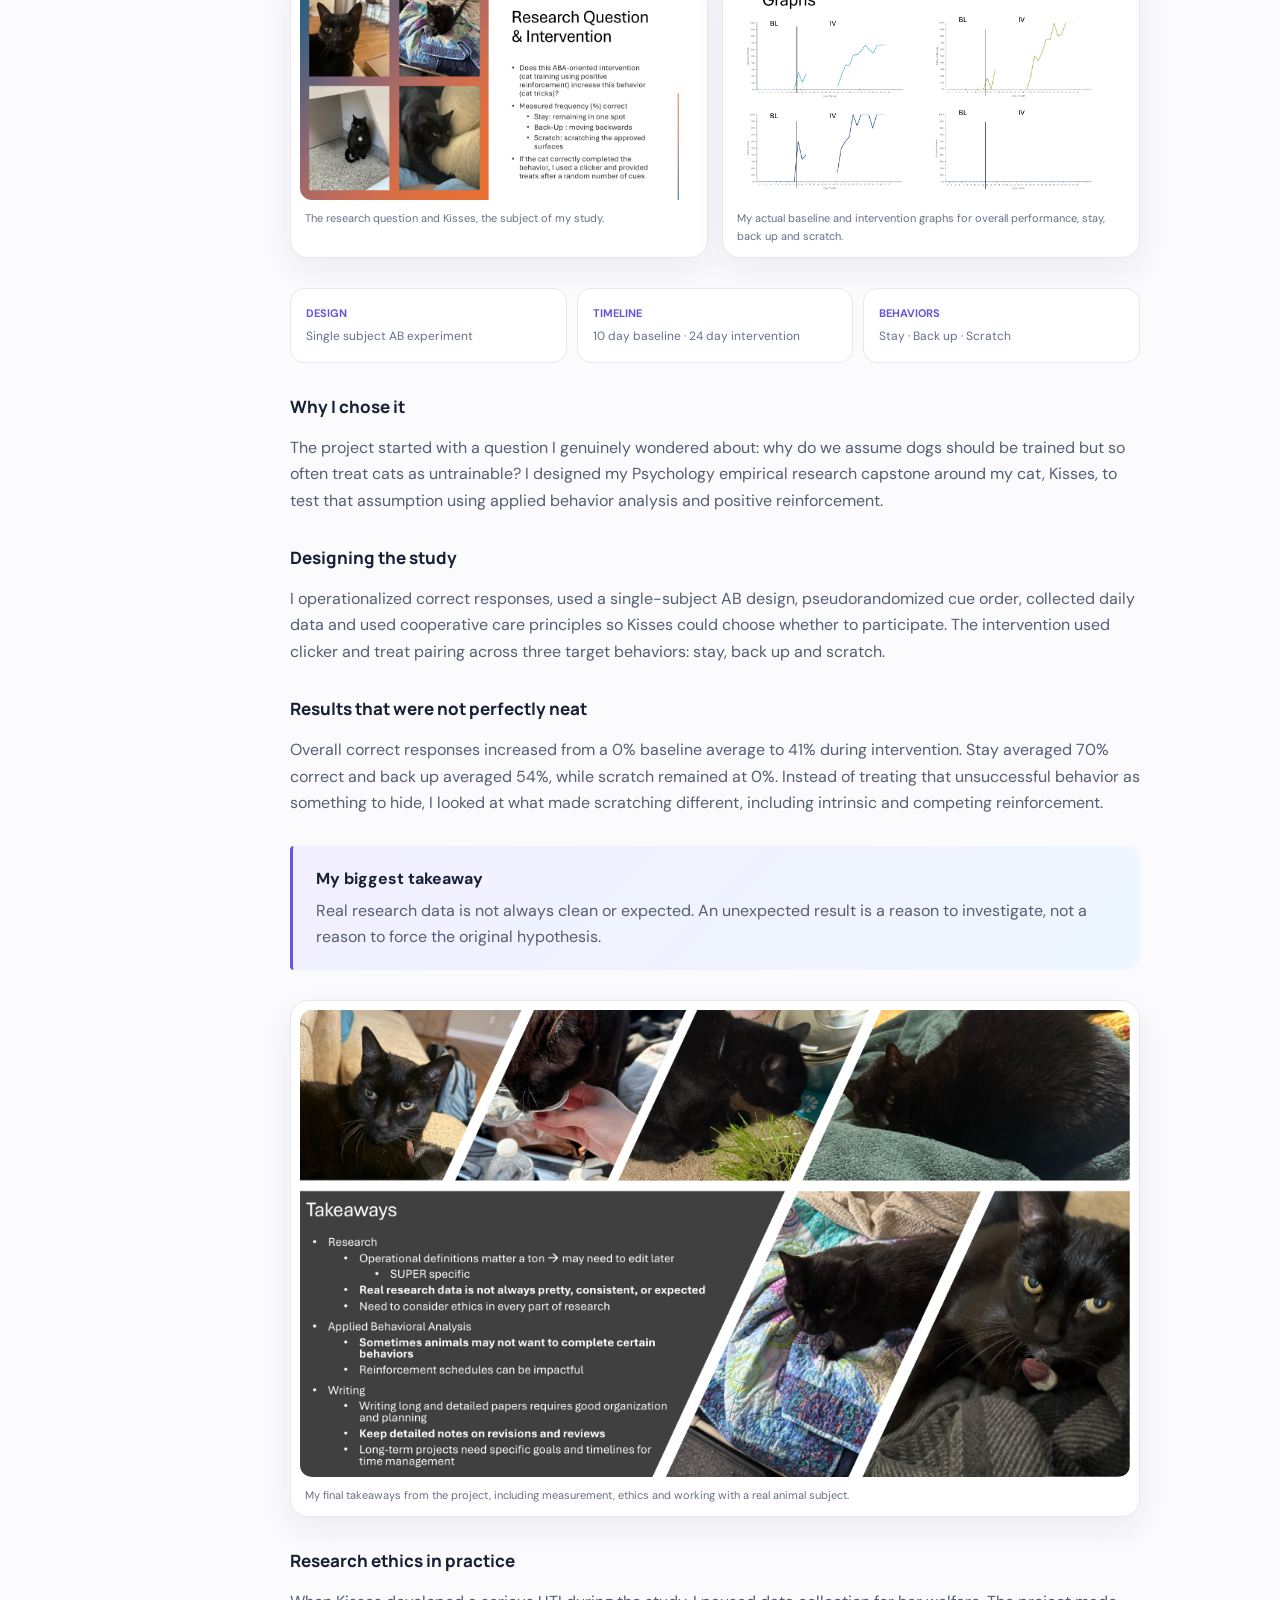
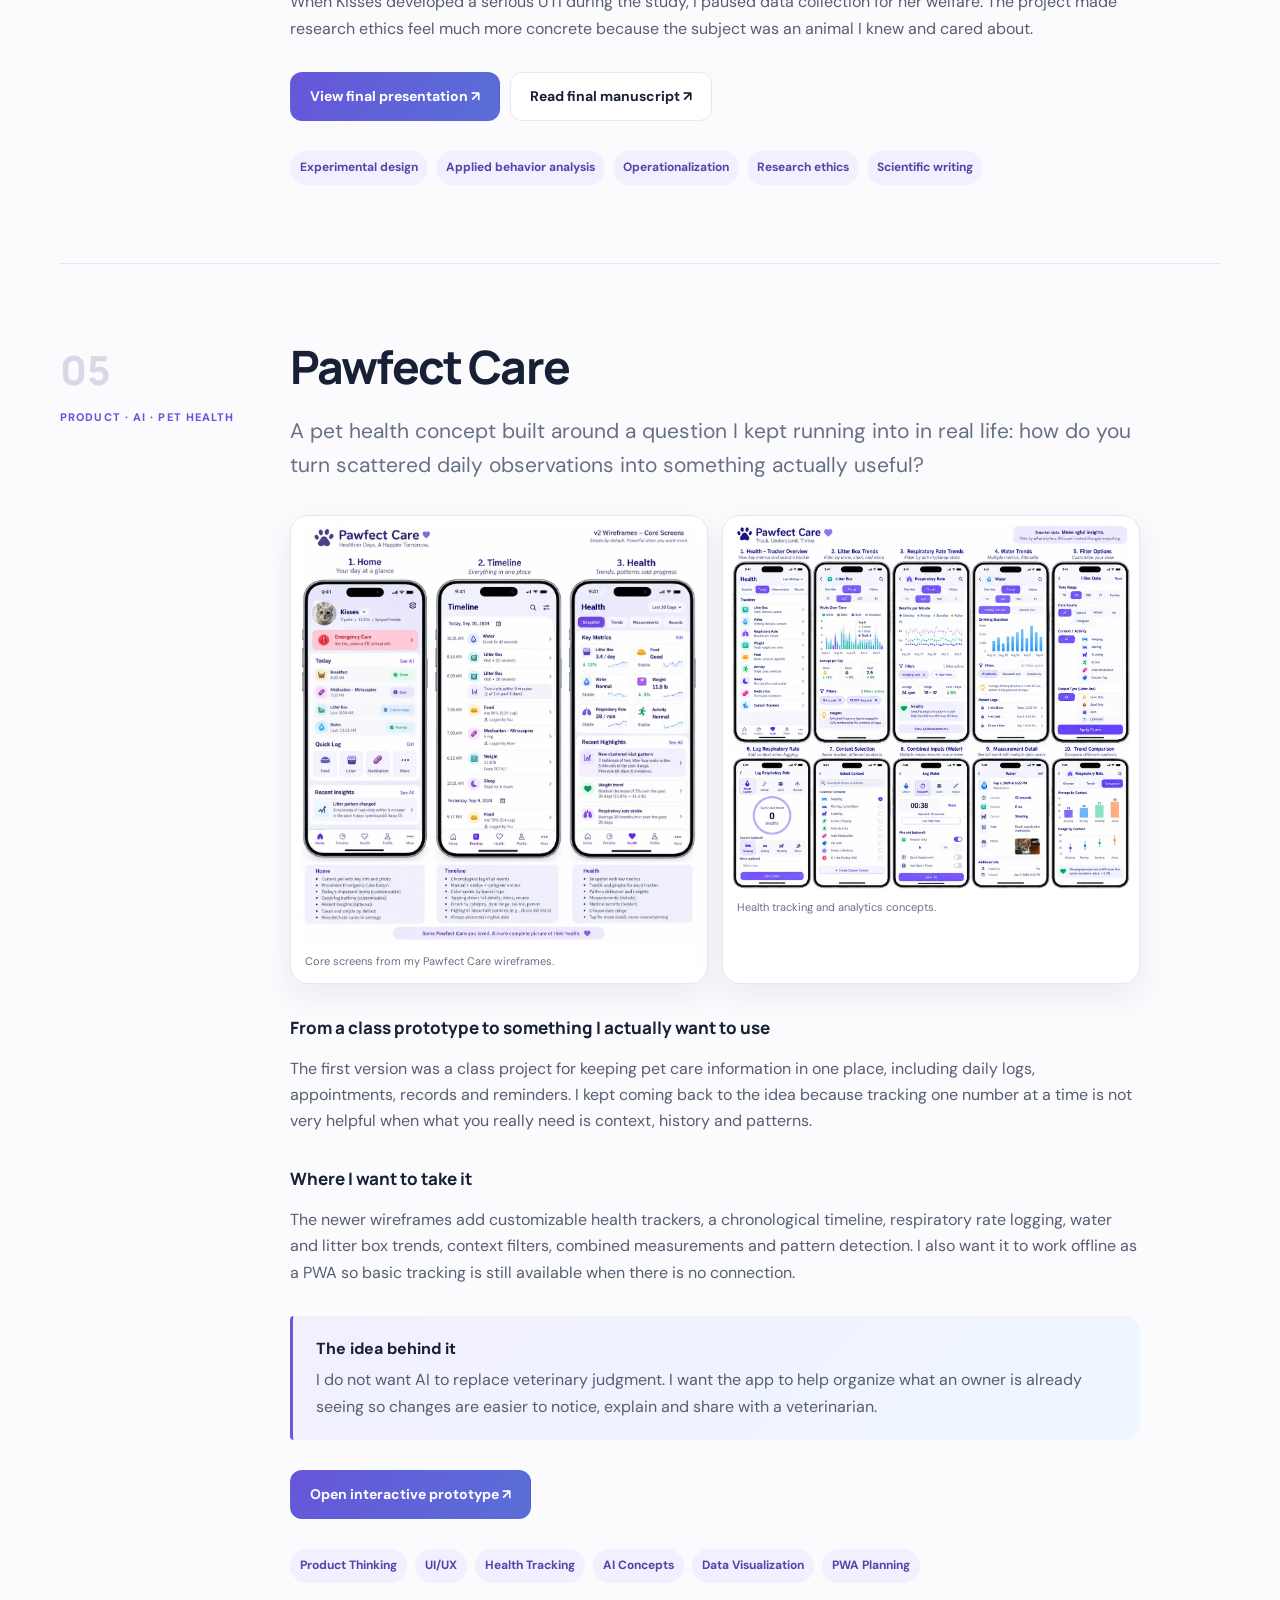
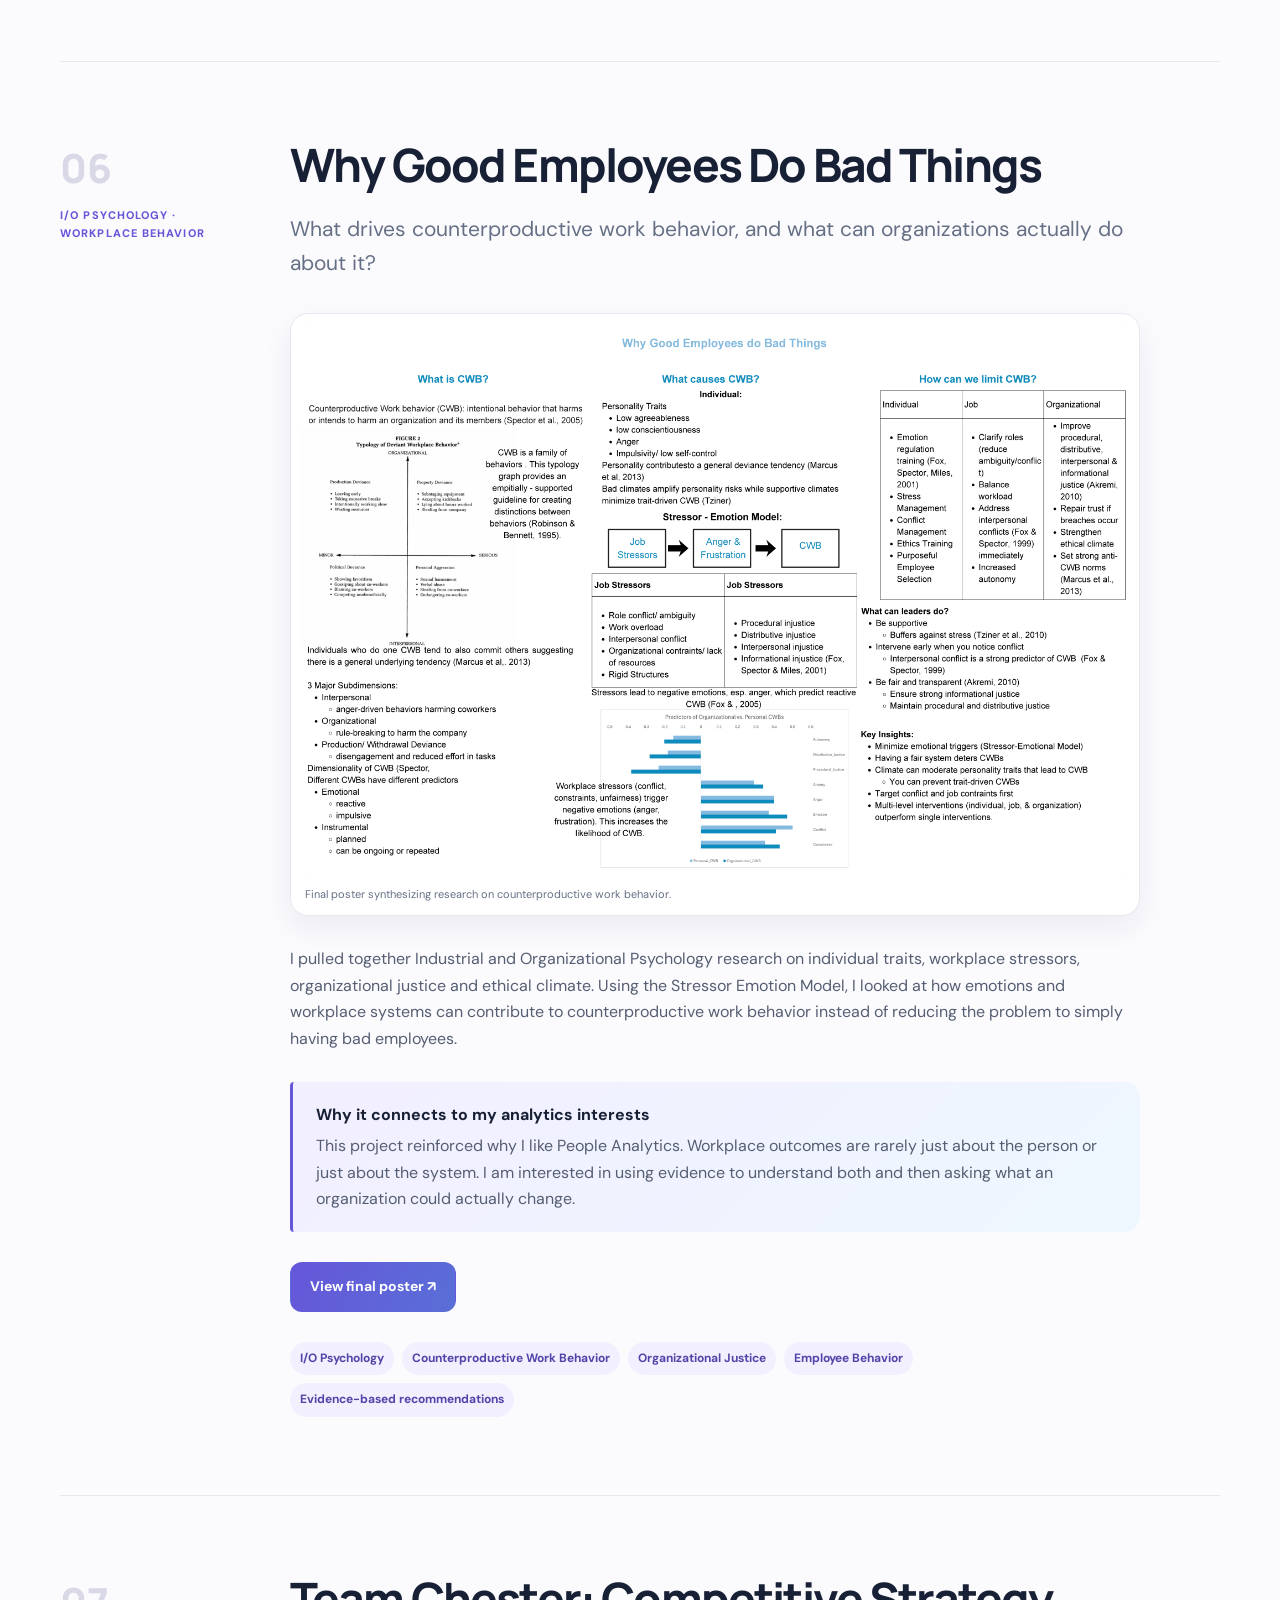
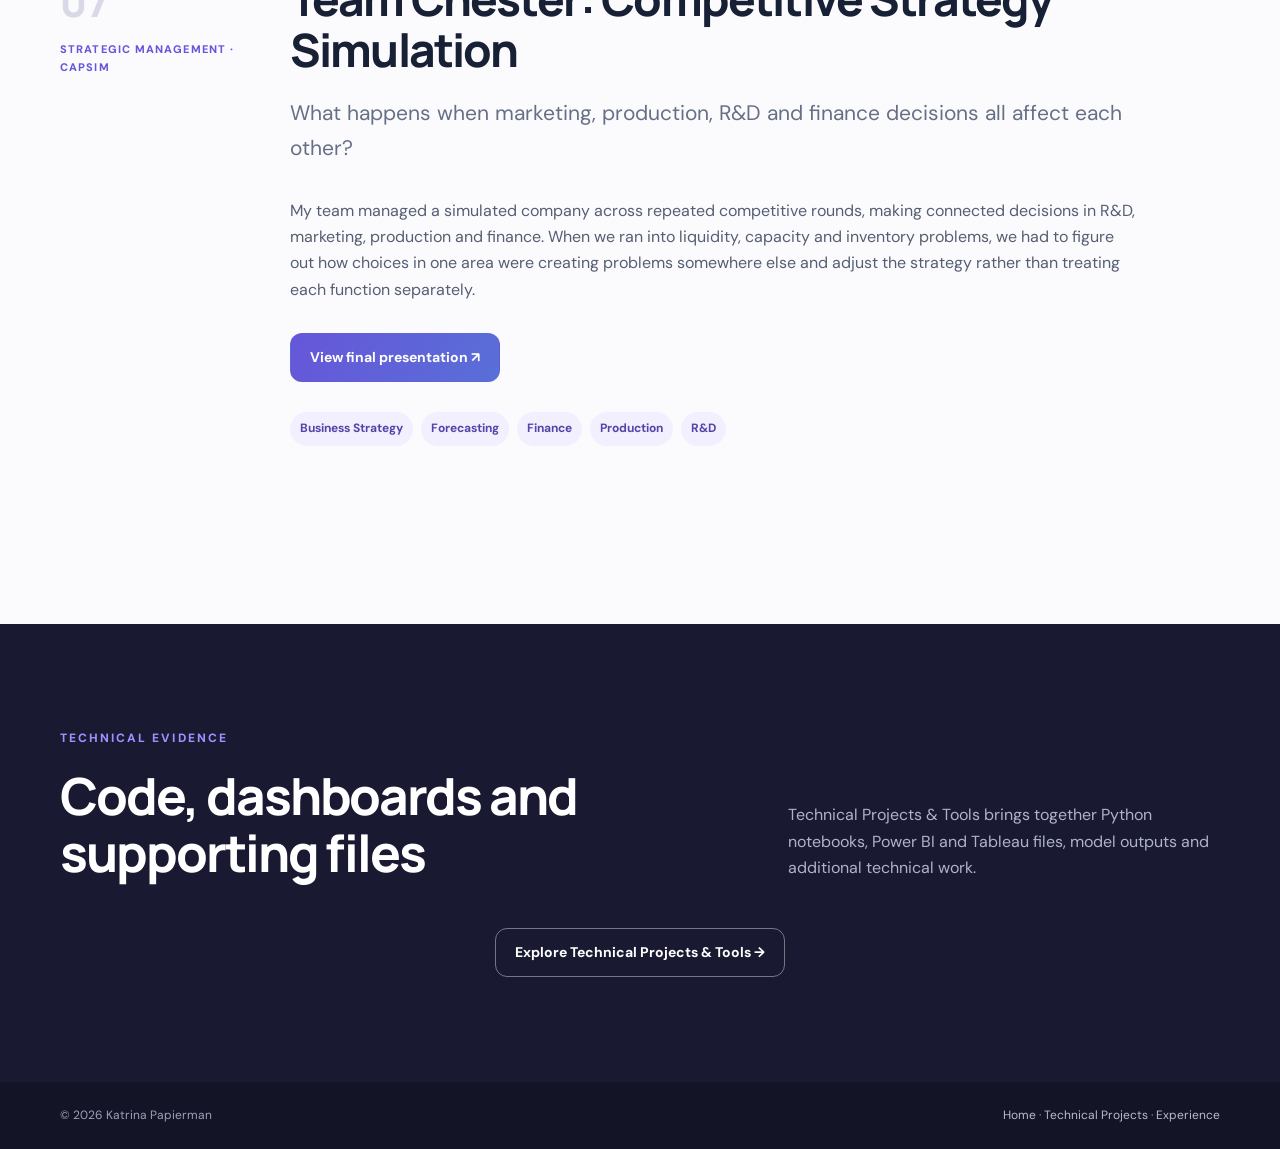
<file: work.html>
<!doctype html><html lang="en"><head><meta charset="utf-8"><meta name="viewport" content="width=device-width,initial-scale=1"><meta name="description" content="Selected analytics, research, strategy and product case studies by Katrina Papierman."><title>Selected Work | Katrina Papierman</title><link rel="preconnect" href="https://fonts.googleapis.com"><link rel="preconnect" href="https://fonts.gstatic.com" crossorigin><link href="https://fonts.googleapis.com/css2?family=DM+Sans:wght@400;500;600;700&family=Manrope:wght@500;600;700;800&display=swap" rel="stylesheet"><link rel="stylesheet" href="styles.css"><style>html,body{max-width:100%;overflow-x:hidden}.case-study>*{min-width:0}.real-gallery{grid-template-columns:repeat(2,minmax(0,1fr))!important}.real-gallery img,.real-feature img{width:100%;height:auto;object-fit:contain}.project-actions{display:flex;flex-wrap:wrap;gap:10px}.page-note{max-width:760px;margin-top:18px;color:var(--muted)}@media(max-width:760px){.real-gallery{grid-template-columns:1fr!important}}</style></head><body><header class="nav-wrap"><nav class="nav container"><a class="brand name-brand" href="index.html"><span class="brand-mark">KP</span><span class="brand-name">Katrina Papierman</span></a><div class="nav-links"><a href="work.html">Selected Work</a><a href="projects.html">Technical Projects</a><a href="experience.html">Experience</a><a href="index.html#about">About</a><a href="index.html#contact">Contact</a></div></nav></header><main><section class="page-hero container"><p class="eyebrow">SELECTED WORK</p><h1>The projects that best show <em>how I think.</em></h1><p>These case studies show how I approach questions across analytics, psychology, research and strategy, including the decisions, limitations and unexpected results that shaped the final work.</p><p class="page-note">Looking for the code, dashboards and source files? <a class="text-link" href="projects.html">Go to Technical Projects &amp; Tools →</a></p></section><section class="case-section container">
<article class="case-study" id="flight"><div class="case-label"><span>01</span><p>Machine Learning · Data Mining</p></div><div class="case-main"><h2>Predicting Controllable Flight Delays</h2><p class="lede">How can airlines identify flights at higher risk for delays they may actually be able to influence?</p><div class="real-gallery"><figure><a href="assets/flight/flight-cell-68.png" target="_blank"><img src="assets/flight/flight-cell-68.png" alt="SHAP beeswarm plot from the flight delay model"></a><figcaption>SHAP beeswarm plot showing the direction and magnitude of feature effects.</figcaption></figure><figure><a href="assets/flight/flight-cell-60.png" target="_blank"><img src="assets/flight/flight-cell-60.png" alt="Machine learning model performance comparison"></a><figcaption>Model performance across accuracy, balanced accuracy, recall, precision and F1.</figcaption></figure><figure><a href="assets/flight/flight-cell-65.png" target="_blank"><img src="assets/flight/flight-cell-65.png" alt="Top XGBoost feature importances"></a><figcaption>Top XGBoost feature importances.</figcaption></figure><figure><a href="assets/flight/flight-cell-69.png" target="_blank"><img src="assets/flight/flight-cell-69.png" alt="SHAP waterfall explanation for one flight prediction"></a><figcaption>SHAP waterfall view showing how features moved one prediction.</figcaption></figure></div><div class="case-meta"><div><strong>Data</strong><span>2024 U.S. BTS domestic departures from North Carolina</span></div><div><strong>Methods</strong><span>Decision Tree · Random Forest · Logistic Regression · XGBoost · SHAP</span></div><div><strong>Focus</strong><span>Classification · Class imbalance · Explainability</span></div></div><h3>The question</h3><p>My team wanted to make a huge flight dataset more useful than simply predicting whether any delay would happen. We created a target for delays airlines may have more ability to influence, including carrier, National Aviation System congestion and security delays, while excluding weather and late-arriving aircraft delays.</p><h3>What made it interesting</h3><p>The delayed flight class was imbalanced, which meant a model could have high accuracy while barely identifying the flights we actually cared about. We compared recall, balanced accuracy and F1 alongside accuracy and tested balanced and unbalanced versions of multiple models. Scaled XGBoost gave us the strongest overall balance for identifying controllable delays.</p><div class="insight-box"><strong>What I took from it</strong><p>A high accuracy score does not automatically mean a model is useful. The metric has to match the problem you are trying to solve.</p></div><h3>From model to decision</h3><p>We used SHAP to understand what was driving predictions instead of leaving the final model as a black box. Departure hour was the strongest predictor, with carrier, time of year, weekends and holidays, and airport variables also contributing. We connected those findings to proactive scheduling and resource planning.</p><div class="project-actions"><a class="button primary" href="https://github.com/kpapierman/kpapierman.github.io/blob/main/projects/notebooks/flight-delay-project.ipynb" target="_blank" rel="noopener">View full Python notebook ↗</a><a class="button ghost" href="projects/reports/flight-delays-final-presentation.pdf" target="_blank">View final presentation ↗</a></div><div class="chips"><span>Python</span><span>pandas</span><span>scikit-learn</span><span>XGBoost</span><span>SHAP</span><span>Feature engineering</span></div></div></article>
<article class="case-study" id="fraud"><div class="case-label"><span>02</span><p>Independent Research · SURF</p></div><div class="case-main"><h2>Parallel Paths to Fraud: How Internal Traits Shape Financial Crime</h2><p class="lede">Why do people facing similar opportunities and pressures make very different choices about occupational fraud?</p><figure class="real-feature"><a href="assets/fraud/surf-poster.jpg" target="_blank"><img src="assets/fraud/surf-poster.jpg" alt="Parallel Paths to Fraud SURF research poster"></a><figcaption>My SURF research poster. Click to view it at full size.</figcaption></figure><div class="case-meta"><div><strong>Role</strong><span>First author · Faculty mentor: Dr. Ifeoma Udeh</span></div><div><strong>Approach</strong><span>Interdisciplinary literature review · Conceptual model</span></div><div><strong>Fields</strong><span>Forensic Accounting · Psychology · Behavioral Ethics · Criminology</span></div></div><h3>From a class idea to independent research</h3><p>This started with a question from my Financial Crimes capstone. Traditional fraud frameworks explain circumstances such as pressure and opportunity, but I was more interested in why people in similar circumstances can make completely different choices. I kept following that question after the class ended and developed it into independent research.</p><h3>The framework</h3><p>I reviewed work across forensic accounting, cognitive psychology, behavioral ethics, criminology and social psychology. The model proposes two internal paths into fraud depending on moral identity. Both paths can move through repeated rationalization toward greater moral disengagement, emotional distancing and eventually emotional numbing.</p><div class="insight-box"><strong>What I was trying to add</strong><p>I treated rationalization as part of an ongoing psychological process rather than only something that happens after a person has already committed fraud.</p></div><div class="project-actions"><a class="button primary" href="projects/reports/parallel-paths-surf-poster.pdf" target="_blank">View SURF poster ↗</a></div><div class="chips"><span>Research Synthesis</span><span>Fraud</span><span>Behavioral Ethics</span><span>Psychology</span><span>Conceptual Modeling</span></div></div></article>
<article class="case-study" id="animals"><div class="case-label"><span>03</span><p>Machine Learning · Animal Welfare</p></div><div class="case-main"><h2>Austin Animal Center Adoption Outcomes</h2><p class="lede">What characteristics are associated with dog adoption outcomes in a large, messy shelter dataset?</p><div class="real-gallery"><figure><a href="assets/austin/austin-cell-18.png" target="_blank"><img src="assets/austin/austin-cell-18.png" alt="Distribution of dog outcome types at Austin Animal Center"></a><figcaption>Distribution of dog outcomes in the Austin Animal Center data.</figcaption></figure><figure><a href="assets/austin/austin-cell-35.png" target="_blank"><img src="assets/austin/austin-cell-35.png" alt="Adoption rate by breed category"></a><figcaption>Adoption rate by the breed categories we created.</figcaption></figure><figure><a href="assets/austin/austin-cell-41.png" target="_blank"><img src="assets/austin/austin-cell-41.png" alt="Dog adoption rate by age category"></a><figcaption>Adoption rate by age category.</figcaption></figure><figure><a href="assets/austin/result-1.jpg" target="_blank"><img src="assets/austin/result-1.jpg" alt="Austin Animal Center model results"></a><figcaption>Model results and interpretation from our final presentation.</figcaption></figure></div><h3>Preparing real shelter data</h3><p>Our team worked with more than 173,000 Austin Animal Center records. We cleaned missing values and dates, explored patterns in age, sex and breed, and created variables that could actually be used in a model. I worked directly on reducing the shelter's many breed labels into useful analytical categories and translating those rules into Python.</p><h3>Interpreting the model</h3><p>We used logistic regression to model adoption outcomes. The final evaluation was about 74.9% accurate with 83.6% recall and an F1 score of about 0.77. We looked beyond one metric and connected the results to practical recommendations around older dogs, spay and neuter status, and avoiding too much emphasis on breed alone.</p><div class="insight-box"><strong>Why I liked this project</strong><p>It combined the part of analytics I enjoy, cleaning up a messy problem and figuring out how to model it, with animal welfare. The feature engineering choices felt meaningful because every row represented a real shelter animal and outcome.</p></div><div class="project-actions"><a class="button primary" href="https://github.com/kpapierman/kpapierman.github.io/blob/main/projects/notebooks/austin-animal-center-adoption-outcomes.ipynb" target="_blank" rel="noopener">View full Python notebook ↗</a></div><div class="chips"><span>Python</span><span>Logistic Regression</span><span>Data Cleaning</span><span>Feature engineering</span><span>Model Evaluation</span></div></div></article>
<article class="case-study" id="cat"><div class="case-label"><span>04</span><p>Psychology Capstone · Experimental Research</p></div><div class="case-main"><h2>Reinforcing the Untrainable</h2><p class="lede">Can positive reinforcement based on applied behavior analysis increase trained behaviors in a domestic cat?</p><div class="real-gallery"><figure><a href="assets/kisses/research-question.png" target="_blank"><img src="assets/kisses/research-question.png" alt="Research question and photos of Kisses from the presentation"></a><figcaption>The research question and Kisses, the subject of my study.</figcaption></figure><figure><a href="assets/kisses/results-graphs.png" target="_blank"><img src="assets/kisses/results-graphs.png" alt="Baseline and intervention graphs for Kisses training study"></a><figcaption>My actual baseline and intervention graphs for overall performance, stay, back up and scratch.</figcaption></figure></div><div class="case-meta"><div><strong>Design</strong><span>Single subject AB experiment</span></div><div><strong>Timeline</strong><span>10 day baseline · 24 day intervention</span></div><div><strong>Behaviors</strong><span>Stay · Back up · Scratch</span></div></div><h3>Why I chose it</h3><p>The project started with a question I genuinely wondered about: why do we assume dogs should be trained but so often treat cats as untrainable? I designed my Psychology empirical research capstone around my cat, Kisses, to test that assumption using applied behavior analysis and positive reinforcement.</p><h3>Designing the study</h3><p>I operationalized correct responses, used a single-subject AB design, pseudorandomized cue order, collected daily data and used cooperative care principles so Kisses could choose whether to participate. The intervention used clicker and treat pairing across three target behaviors: stay, back up and scratch.</p><h3>Results that were not perfectly neat</h3><p>Overall correct responses increased from a 0% baseline average to 41% during intervention. Stay averaged 70% correct and back up averaged 54%, while scratch remained at 0%. Instead of treating that unsuccessful behavior as something to hide, I looked at what made scratching different, including intrinsic and competing reinforcement.</p><div class="insight-box"><strong>My biggest takeaway</strong><p>Real research data is not always clean or expected. An unexpected result is a reason to investigate, not a reason to force the original hypothesis.</p></div><figure class="real-feature"><a href="assets/kisses/takeaways.png" target="_blank"><img src="assets/kisses/takeaways.png" alt="Takeaways from Reinforcing the Untrainable presentation"></a><figcaption>My final takeaways from the project, including measurement, ethics and working with a real animal subject.</figcaption></figure><h3>Research ethics in practice</h3><p>When Kisses developed a serious UTI during the study, I paused data collection for her welfare. The project made research ethics feel much more concrete because the subject was an animal I knew and cared about.</p><div class="project-actions"><a class="button primary" href="projects/reports/reinforcing-the-untrainable-presentation.pdf" target="_blank">View final presentation ↗</a><a class="button ghost" href="projects/reports/reinforcing-the-untrainable-manuscript.pdf" target="_blank">Read final manuscript ↗</a></div><div class="chips"><span>Experimental design</span><span>Applied behavior analysis</span><span>Operationalization</span><span>Research ethics</span><span>Scientific writing</span></div></div></article>
<article class="case-study pawfect-case" id="pawfect"><div class="case-label"><span>05</span><p>Product · AI · Pet Health</p></div><div class="case-main"><h2>Pawfect Care</h2><p class="lede">A pet health concept built around a question I kept running into in real life: how do you turn scattered daily observations into something actually useful?</p><div class="real-gallery"><figure><a href="assets/pawfect/core-screens.webp" target="_blank"><img src="assets/pawfect/core-screens.webp" alt="Pawfect Care core app screens"></a><figcaption>Core screens from my Pawfect Care wireframes.</figcaption></figure><figure><a href="assets/pawfect/health-analytics.webp" target="_blank"><img src="assets/pawfect/health-analytics.webp" alt="Pawfect Care health analytics screens"></a><figcaption>Health tracking and analytics concepts.</figcaption></figure></div><h3>From a class prototype to something I actually want to use</h3><p>The first version was a class project for keeping pet care information in one place, including daily logs, appointments, records and reminders. I kept coming back to the idea because tracking one number at a time is not very helpful when what you really need is context, history and patterns.</p><h3>Where I want to take it</h3><p>The newer wireframes add customizable health trackers, a chronological timeline, respiratory rate logging, water and litter box trends, context filters, combined measurements and pattern detection. I also want it to work offline as a PWA so basic tracking is still available when there is no connection.</p><div class="insight-box"><strong>The idea behind it</strong><p>I do not want AI to replace veterinary judgment. I want the app to help organize what an owner is already seeing so changes are easier to notice, explain and share with a veterinarian.</p></div><div class="project-actions"><a class="button primary" href="https://claude.ai/public/artifacts/922b735a-c318-4706-8ccb-749c2b2f7bd3" target="_blank" rel="noopener">Open interactive prototype ↗</a></div><div class="chips"><span>Product Thinking</span><span>UI/UX</span><span>Health Tracking</span><span>AI Concepts</span><span>Data Visualization</span><span>PWA Planning</span></div></div></article>
<article class="case-study" id="cwb"><div class="case-label"><span>06</span><p>I/O Psychology · Workplace Behavior</p></div><div class="case-main"><h2>Why Good Employees Do Bad Things</h2><p class="lede">What drives counterproductive work behavior, and what can organizations actually do about it?</p><figure class="real-feature"><a href="assets/cwb/final-poster.png" target="_blank"><img src="assets/cwb/final-poster.png" alt="Why Good Employees Do Bad Things final poster"></a><figcaption>Final poster synthesizing research on counterproductive work behavior.</figcaption></figure><p>I pulled together Industrial and Organizational Psychology research on individual traits, workplace stressors, organizational justice and ethical climate. Using the Stressor Emotion Model, I looked at how emotions and workplace systems can contribute to counterproductive work behavior instead of reducing the problem to simply having bad employees.</p><div class="insight-box"><strong>Why it connects to my analytics interests</strong><p>This project reinforced why I like People Analytics. Workplace outcomes are rarely just about the person or just about the system. I am interested in using evidence to understand both and then asking what an organization could actually change.</p></div><div class="project-actions"><a class="button primary" href="projects/reports/why-good-employees-do-bad-things-poster.pdf" target="_blank">View final poster ↗</a></div><div class="chips"><span>I/O Psychology</span><span>Counterproductive Work Behavior</span><span>Organizational Justice</span><span>Employee Behavior</span><span>Evidence-based recommendations</span></div></div></article>
<article class="case-study" id="capsim"><div class="case-label"><span>07</span><p>Strategic Management · CapSim</p></div><div class="case-main"><h2>Team Chester: Competitive Strategy Simulation</h2><p class="lede">What happens when marketing, production, R&amp;D and finance decisions all affect each other?</p><p>My team managed a simulated company across repeated competitive rounds, making connected decisions in R&amp;D, marketing, production and finance. When we ran into liquidity, capacity and inventory problems, we had to figure out how choices in one area were creating problems somewhere else and adjust the strategy rather than treating each function separately.</p><div class="project-actions"><a class="button primary" href="projects/reports/team-chester-final-presentation.pdf" target="_blank">View final presentation ↗</a></div><div class="chips"><span>Business Strategy</span><span>Forecasting</span><span>Finance</span><span>Production</span><span>R&amp;D</span></div></div></article>
</section><section class="additional-work"><div class="container"><div class="section-heading light"><div><p class="eyebrow">TECHNICAL EVIDENCE</p><h2>Code, dashboards and supporting files</h2></div><p>Technical Projects &amp; Tools brings together Python notebooks, Power BI and Tableau files, model outputs and additional technical work.</p></div><div class="center-action"><a class="button light-button" href="projects.html">Explore Technical Projects &amp; Tools →</a></div></div></section></main><footer><div class="container"><span>© 2026 Katrina Papierman</span><span><a href="index.html">Home</a> · <a href="projects.html">Technical Projects</a> · <a href="experience.html">Experience</a></span></div></footer></body></html>
</file>
<file: styles.css>
:root{color-scheme:light;--ink:#182035;--muted:#667085;--purple:#6656d9;--purple-dark:#4438a8;--blue:#3478d4;--pink:#e46ca9;--mint:#45b99a;--orange:#f29a58;--lav:#f2efff;--paper:#fbfbfe;--line:#e7e7ef;--night:#191a32;--white:#fff;--radius:24px}*{box-sizing:border-box}html{scroll-behavior:smooth;background:#fbfbfe;color:#182035}body{margin:0;font-family:'DM Sans',sans-serif;color:var(--ink);background:var(--paper)!important;line-height:1.65}.container{width:min(1160px,calc(100% - 48px));margin:auto}.nav-wrap{position:sticky;top:0;z-index:10;background:rgba(251,251,254,.9);backdrop-filter:blur(14px);border-bottom:1px solid rgba(231,231,239,.7)}.nav{height:72px;display:flex;align-items:center;justify-content:space-between}.brand{font:800 22px 'Manrope';text-decoration:none;color:var(--ink)}.name-brand{display:flex;align-items:center;gap:11px}.brand-mark{display:grid;place-items:center;width:38px;height:38px;border-radius:12px;background:linear-gradient(135deg,var(--purple),var(--blue));color:#fff;font-size:14px}.brand-name{font-size:16px}.nav-links{display:flex;gap:26px}.nav-links a{color:#4b5367;text-decoration:none;font-size:14px;font-weight:600}.nav-links a:hover,.text-link{color:var(--purple)}.hero{min-height:690px;display:grid;grid-template-columns:1.5fr .8fr;gap:72px;align-items:center;padding:72px 0}.eyebrow{font-size:12px;letter-spacing:.17em;font-weight:800;color:var(--purple);margin:0 0 18px;text-transform:uppercase}.hero h1,.page-hero h1{font:800 clamp(44px,6vw,76px)/1.05 'Manrope';letter-spacing:-.055em;margin:0}.hero h1 em,.page-hero h1 em{font-style:normal;background:linear-gradient(110deg,var(--purple),var(--blue),var(--pink));-webkit-background-clip:text;color:transparent}.hero-text,.page-hero>p:last-child{font-size:19px;color:var(--muted);max-width:760px;margin:28px 0}.hero-actions,.project-actions{display:flex;flex-wrap:wrap;gap:12px;margin:30px 0}.button{display:inline-block;padding:12px 19px;border-radius:12px;text-decoration:none;font-weight:700;font-size:14px;border:1px solid transparent}.primary{background:linear-gradient(120deg,var(--purple),#596fd7);color:white}.ghost{border-color:var(--line);color:var(--ink);background:white}.quick-facts,.chips{display:flex;flex-wrap:wrap;gap:8px}.quick-facts{margin-top:34px}.quick-facts span,.chips span{font-size:12px;font-weight:700;padding:7px 10px;border-radius:999px;background:var(--lav);color:#5145a8}.hero-card{position:relative;overflow:hidden;background:linear-gradient(145deg,#202344,#2a2757);color:white;border-radius:32px;padding:40px;min-height:430px;box-shadow:0 28px 65px rgba(32,35,68,.18)}.orb{position:absolute;border-radius:50%;opacity:.65}.orb-one{width:190px;height:190px;background:#6554df;right:-70px;top:-60px}.orb-two{width:150px;height:150px;background:#287bc3;left:-80px;bottom:-50px}.card-kicker{font-size:11px;letter-spacing:.17em;font-weight:800;color:#bbb8f2}.card-quote{position:relative;font:700 27px/1.3 'Manrope';margin:35px 0 50px}.degree{position:relative;border-top:1px solid rgba(255,255,255,.14);padding:15px 0;display:flex;justify-content:space-between}.degree span{color:#d4d5e5}.school{color:#9fa3bf;font-size:13px}.curiosity-strip{border-top:1px solid #e6e2ff;border-bottom:1px solid #e6e2ff;background:linear-gradient(90deg,#f5f1ff,#eef8ff,#fff5fb);padding:18px 0}.curiosity-strip .container{display:flex;align-items:center;gap:28px}.curiosity-label{font-size:10px;letter-spacing:.14em;font-weight:800;color:var(--purple)}.curiosity-items{display:flex;align-items:center;flex-wrap:wrap;gap:14px;font-size:13px;font-weight:600}.curiosity-items i{font-style:normal;color:#9b79dd}.section{padding:110px 0}.section-heading{display:grid;grid-template-columns:1.2fr .8fr;gap:80px;align-items:end;margin-bottom:46px}.section-heading h2,.about-grid h2,.contact h2{font:750 clamp(34px,4vw,52px)/1.12 'Manrope';letter-spacing:-.04em;margin:0}.section-heading>p{color:var(--muted);margin:0}.project-grid{display:grid;grid-template-columns:repeat(2,1fr);gap:18px}.project{background:white;border:1px solid var(--line);border-radius:var(--radius);padding:30px;min-height:330px;display:flex;flex-direction:column;transition:.2s}.card-link{text-decoration:none;color:inherit}.project:hover{transform:translateY(-4px);box-shadow:0 18px 45px rgba(32,35,68,.09)}.project.featured{background:linear-gradient(145deg,#f2efff,#f7faff)}.project.research{background:linear-gradient(145deg,#edf7ff,#f8fbff)}.project-top{display:flex;justify-content:space-between}.project-no{font:700 13px 'Manrope';color:#a3a8b6}.tag{font-size:11px;text-transform:uppercase;letter-spacing:.1em;font-weight:800;color:var(--purple)}.project h3{font:750 25px/1.2 'Manrope';margin:28px 0 12px}.project p{color:var(--muted)}.project .chips{margin-top:auto}.read-more{font-size:13px;font-weight:700;color:var(--purple);margin-top:18px}.center-action{text-align:center;margin-top:34px}.experience-band,.additional-work{background:var(--night);color:white;padding:105px 0}.section-heading.light>p{color:#afb3ca}.section-heading.light .eyebrow{color:#9b92ff}.experience-grid{display:grid;grid-template-columns:repeat(3,1fr);gap:16px}.experience-grid article,.mini-grid article{border:1px solid rgba(255,255,255,.12);border-radius:22px;padding:27px;background:rgba(255,255,255,.035)}.experience-grid h3,.mini-grid h3{font:750 22px 'Manrope';margin:4px 0}.experience-grid article>p:not(.role-type):not(.role),.mini-grid p{color:#b9bdd0}.role-type,.mini-grid article>span{font-size:10px;letter-spacing:.14em;color:#9b92ff;font-weight:800;text-transform:uppercase}.role{font-size:13px;color:#e3e4ed!important}.chips.dark span{background:rgba(255,255,255,.08);color:#d8d9e5}.light-button{background:transparent;border-color:rgba(255,255,255,.4);color:white}.about-grid{display:grid;grid-template-columns:.8fr 1.2fr;gap:100px}.about-copy{font-size:18px;color:var(--muted)}.about-copy strong{color:var(--ink)}.skills{display:grid;grid-template-columns:repeat(4,1fr);gap:12px;margin-top:60px}.skills div{background:white;border:1px solid var(--line);border-radius:18px;padding:22px}.skills h4{font:750 16px 'Manrope';margin:0 0 8px;color:var(--purple-dark)}.skills p{font-size:13px;color:var(--muted);margin:0}.contact{background:linear-gradient(125deg,#5d4dca,#386fca);color:white;text-align:center;padding:95px 0}.contact .eyebrow{color:#dcd8ff}.contact-inner{max-width:820px}.contact p:not(.eyebrow){color:#e6e8f8;font-size:18px}.contact .hero-actions{justify-content:center}.contact .primary{background:white;color:#4f49b4}footer{background:#131426;color:#9da1b8;font-size:12px}footer .container{display:flex;justify-content:space-between;padding:24px 0}footer a{color:#b9bdd0;text-decoration:none}.page-hero{padding:105px 0 80px}.page-hero h1{max-width:900px}.case-section{padding-bottom:100px}.case-study{display:grid;grid-template-columns:180px 1fr;gap:50px;padding:78px 0;border-top:1px solid var(--line);scroll-margin-top:70px}.case-label span{font:800 40px 'Manrope';color:#d9d8e6}.case-label p{font-size:11px;letter-spacing:.1em;text-transform:uppercase;font-weight:800;color:var(--purple)}.case-main{max-width:850px}.case-main h2,.timeline-item h2{font:750 clamp(30px,4vw,46px)/1.1 'Manrope';letter-spacing:-.04em;margin:0 0 14px}.lede{font-size:21px;color:var(--muted);margin-bottom:32px}.case-main h3{font:750 17px 'Manrope';margin-top:32px}.case-main>p:not(.lede){color:#555e72}.case-meta{display:grid;grid-template-columns:repeat(3,1fr);gap:10px;margin:30px 0}.case-meta div{background:white;border:1px solid var(--line);border-radius:14px;padding:15px}.case-meta strong,.case-meta span{display:block}.case-meta strong{font-size:11px;color:var(--purple);text-transform:uppercase}.case-meta span{font-size:12px;color:var(--muted);margin-top:5px}.insight-box{background:linear-gradient(135deg,var(--lav),#eef7ff);border-left:3px solid var(--purple);padding:20px 23px;border-radius:4px 16px 16px 4px;margin:30px 0}.insight-box p{margin:5px 0 0;color:#555e72}.real-gallery{display:grid;gap:14px;margin:30px 0}.real-gallery.three{grid-template-columns:repeat(3,1fr)}.real-gallery.two{grid-template-columns:repeat(2,1fr)}.real-gallery figure,.real-feature{margin:0;background:#fff;border:1px solid var(--line);border-radius:18px;padding:9px;box-shadow:0 12px 30px rgba(32,35,68,.07)}.real-gallery img,.real-feature img{display:block;width:100%;height:auto;border-radius:12px}.real-gallery figure{display:flex;flex-direction:column}.real-gallery.three img{aspect-ratio:16/9;object-fit:cover;object-position:top}.real-gallery figcaption,.real-feature figcaption{font-size:11px;color:var(--muted);padding:9px 5px 3px}.real-feature{margin:30px 0}.real-feature img{max-height:650px;object-fit:contain;background:#f6f6f9}.pawfect-gallery img{object-fit:contain;background:#f8f7fc}.mini-grid{display:grid;grid-template-columns:repeat(2,1fr);gap:16px}.timeline{padding-bottom:110px}.timeline-item{display:grid;grid-template-columns:200px 1fr;gap:55px;padding:55px 0;border-top:1px solid var(--line)}.timeline-date{font-size:12px;font-weight:800;color:#8b91a2}.role-type.purple{color:var(--purple)}.role-dark{font-weight:700;color:#555e72}.confidential{font-size:12px!important;background:#f4f2fb;border-radius:12px;padding:12px 15px}.text-link{text-decoration:none;font-weight:700}.additional-work .mini-grid{grid-template-columns:repeat(2,1fr)}@media(max-width:900px){.hero{grid-template-columns:1fr;min-height:auto}.hero-card{max-width:560px}.section-heading,.about-grid{grid-template-columns:1fr;gap:25px}.experience-grid,.skills{grid-template-columns:repeat(2,1fr)}.case-study,.timeline-item{grid-template-columns:1fr;gap:20px}.case-label{display:flex;align-items:center;gap:15px}.case-label p{margin:0}.real-gallery.three{grid-template-columns:1fr 1fr}.nav-links{gap:15px}}@media(max-width:650px){.container{width:min(100% - 30px,1160px)}.nav{height:auto;min-height:68px;align-items:flex-start;padding:14px 0;gap:12px}.brand-name{display:none}.nav-links{flex-wrap:wrap;justify-content:flex-end;gap:8px 14px}.hero{padding:50px 0}.hero h1,.page-hero h1{font-size:42px}.project-grid,.experience-grid,.skills,.case-meta,.mini-grid,.additional-work .mini-grid,.real-gallery.three,.real-gallery.two{grid-template-columns:1fr}.section,.experience-band,.additional-work{padding:70px 0}.page-hero{padding:70px 0 55px}.case-study{padding:55px 0}.curiosity-strip .container{display:block}.curiosity-items{margin-top:8px}.real-gallery.three img{aspect-ratio:auto;object-fit:contain}.project-actions{align-items:stretch}.project-actions .button{text-align:center}}@media(prefers-color-scheme:dark){html,body{background:var(--paper)!important;color:var(--ink)!important}.nav-wrap{background:rgba(251,251,254,.96)!important}.project,.skills div,.case-meta div,.real-gallery figure,.real-feature,.dashboard-project,.code-card{background:#fff!important;color:var(--ink)!important}.ghost{background:#fff!important;color:var(--ink)!important}.experience-band,.additional-work,.projects-band{background:var(--night)!important;color:#fff!important}.contact{color:#fff!important}footer{background:#131426!important;color:#9da1b8!important}}
</file>
